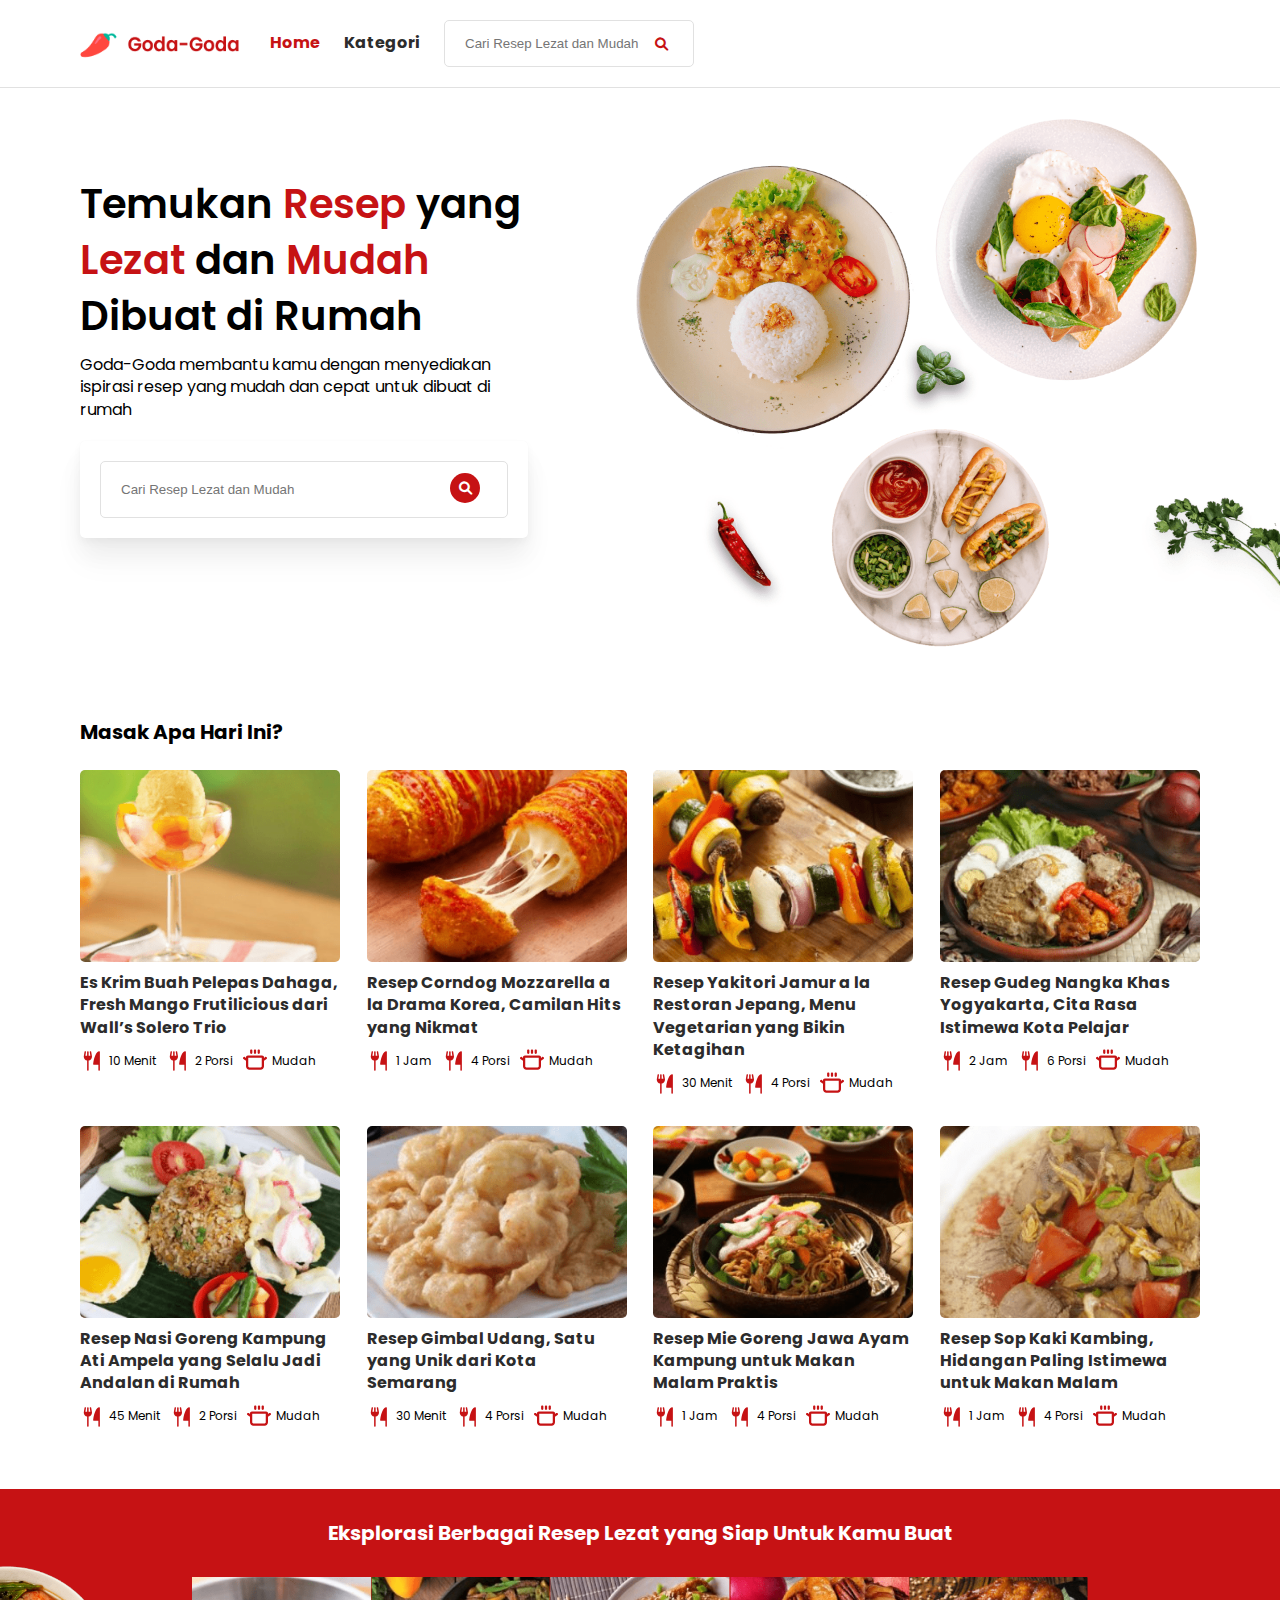
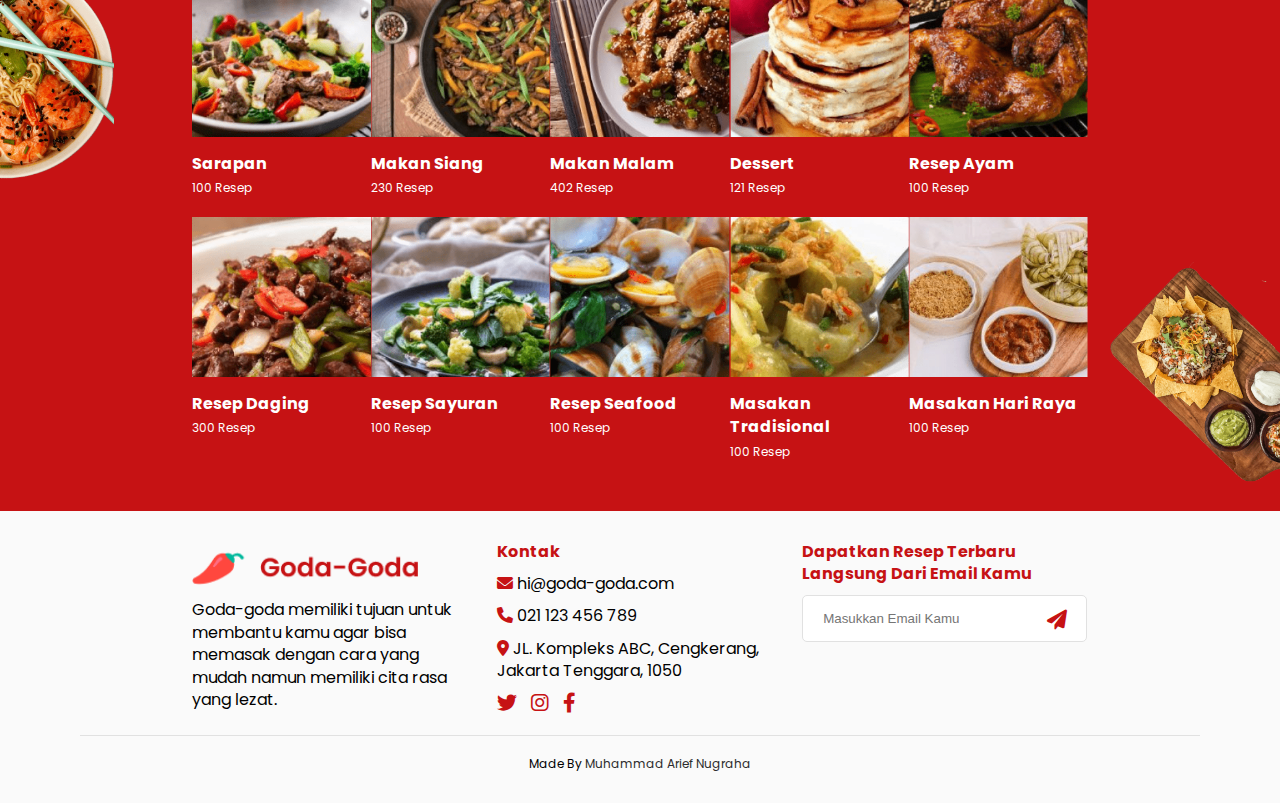
<file: index.html>
<!DOCTYPE html>
<html lang="id">
  <head>
    <meta charset="UTF-8" />
    <meta http-equiv="X-UA-Compatible" content="IE=edge" />
    <meta name="viewport" content="width=device-width, initial-scale=1.0" />
    <title>
      Masak Lebih Mudah di Rumah Dengan Resep Lezat dan Mudah | Goda-Goda
    </title>
    <link
      rel="stylesheet"
      href="https://cdnjs.cloudflare.com/ajax/libs/font-awesome/6.0.0-beta2/css/all.min.css"
    />
    <link rel="stylesheet" href="./css/style.min.css" />
  </head>

  <body>
    <!-- START NAVBAR -->
    <nav>
      <!-- START LOGO -->
      <a href="index.html" class="logo"></a>
      <!-- END LOGO -->

      <!-- START MENU -->
      <ul class="close">
        <li><a href="index.html" class="active">Home</a></li>
        <li><a href="category.html">Kategori</a></li>
        <li>
          <form action="">
            <input
              type="text"
              placeholder="Cari Resep Lezat dan Mudah"
              required
            />
            <button type="submit"><i class="fas fa-search"></i></button>
          </form>
        </li>
      </ul>
      <!-- END MENU -->

      <!-- START TOGGLE MENU MOBILE -->
      <button type="button" id="open-menu">
        <i class="fas fa-bars fa-lg"></i>
      </button>
      <!-- END TOGGLE MENU MOBILE -->
    </nav>
    <!-- END NAVBAR -->
    <!-- START HERO SECTION -->
    <section id="hero">
      <div>
        <p class="title">
          Temukan <span>Resep</span> yang <span>Lezat</span> dan
          <span>Mudah</span> Dibuat di Rumah
        </p>
        <p class="subtitle">
          Goda-Goda membantu kamu dengan menyediakan ispirasi resep yang mudah
          dan cepat untuk dibuat di rumah
        </p>
        <form action="">
          <input
            type="text"
            placeholder="Cari Resep Lezat dan Mudah"
            required
          />
          <button type="submit"><i class="fas fa-search"></i></button>
        </form>
      </div>
    </section>
    <!-- END HERO SECTION -->

    <!-- START MASAK APA HARI INI -->
    <section id="today">
      <p class="title">Masak Apa Hari Ini?</p>
      <div class="list-item">
        <div class="card">
          <figure>
            <a href="detail.html">
              <img src="images/food/food-1.png" alt="" />
            </a>
          </figure>
          <div class="card-desc">
            <h2>
              <a
                href="detail.html"
                title="Es Krim Buah Pelepas Dahaga, Fresh Mango Frutilicious dari Wall’s Solero Trio"
                >Es Krim Buah Pelepas Dahaga, Fresh Mango Frutilicious dari
                Wall’s Solero Trio</a
              >
            </h2>
            <div class="card-info">
              <p><img src="images/icons/portion.svg" alt="Clock Icon" /> 10 Menit</p>
              <p><img src="images/icons/portion.svg" alt="Portion Icon" /> 2 Porsi</p>
              <p><img src="images/icons/difficulty.svg" alt="Difficulty Icon" /> Mudah</p>
            </div>
          </div>
        </div>

        <div class="card">
          <figure>
            <a href="detail.html">
              <img src="images/food/food-2.png" alt="" />
            </a>
          </figure>
          <div class="card-desc">
            <h2>
              <a
                href="detail.html"
                title="Resep Corndog Mozzarella a la Drama Korea, Camilan Hits yang Nikmat"
                >Resep Corndog Mozzarella a la Drama Korea, Camilan Hits yang
                Nikmat</a
              >
            </h2>
            <div class="card-info">
              <p><img src="images/icons/portion.svg" alt="Clock Icon" /> 1 Jam</p>
              <p><img src="images/icons/portion.svg" alt="Portion Icon" /> 4 Porsi</p>
              <p><img src="images/icons/difficulty.svg" alt="Difficulty Icon" /> Mudah</p>
            </div>
          </div>
        </div>

        <div class="card">
          <figure>
            <a href="detail.html">
              <img src="images/food/food-3.png" alt="" />
            </a>
          </figure>
          <div class="card-desc">
            <h2>
              <a
                href="detail.html"
                title="Resep Yakitori Jamur a la Restoran Jepang, Menu Vegetarian yang Bikin Ketagihan"
                >Resep Yakitori Jamur a la Restoran Jepang, Menu Vegetarian yang
                Bikin Ketagihan</a
              >
            </h2>
            <div class="card-info">
              <p><img src="images/icons/portion.svg" alt="Clock Icon" /> 30 Menit</p>
              <p><img src="images/icons/portion.svg" alt="Portion Icon" /> 4 Porsi</p>
              <p><img src="images/icons/difficulty.svg" alt="Difficulty Icon" /> Mudah</p>
            </div>
          </div>
        </div>

        <div class="card">
          <figure>
            <a href="detail.html">
              <img src="images/food/food-4.png" alt="" />
            </a>
          </figure>
          <div class="card-desc">
            <h2>
              <a
                href="detail.html"
                title="Resep Gudeg Nangka Khas Yogyakarta, Cita Rasa Istimewa Kota Pelajar"
                >Resep Gudeg Nangka Khas Yogyakarta, Cita Rasa Istimewa Kota
                Pelajar</a
              >
            </h2>
            <div class="card-info">
              <p><img src="images/icons/portion.svg" alt="Clock Icon" /> 2 Jam</p>
              <p><img src="images/icons/portion.svg" alt="Portion Icon" /> 6 Porsi</p>
              <p><img src="images/icons/difficulty.svg" alt="Difficulty Icon" /> Mudah</p>
            </div>
          </div>
        </div>

        <div class="card">
          <figure>
            <a href="detail.html">
              <img src="images/food/food-5.png" alt="" />
            </a>
          </figure>
          <div class="card-desc">
            <h2>
              <a
                href="detail.html"
                title="Resep Nasi Goreng Kampung Ati Ampela yang Selalu Jadi Andalan di Rumah"
                >Resep Nasi Goreng Kampung Ati Ampela yang Selalu Jadi Andalan
                di Rumah</a
              >
            </h2>
            <div class="card-info">
              <p><img src="images/icons/portion.svg" alt="Clock Icon" /> 45 Menit</p>
              <p><img src="images/icons/portion.svg" alt="Portion Icon" /> 2 Porsi</p>
              <p><img src="images/icons/difficulty.svg" alt="Difficulty Icon" /> Mudah</p>
            </div>
          </div>
        </div>

        <div class="card">
          <figure>
            <a href="detail.html">
              <img src="images/food/food-6.png" alt="" />
            </a>
          </figure>
          <div class="card-desc">
            <h2>
              <a
                href="detail.html"
                title="Resep Gimbal Udang, Satu yang Unik dari Kota Semarang"
                >Resep Gimbal Udang, Satu yang Unik dari Kota Semarang</a
              >
            </h2>
            <div class="card-info">
              <p><img src="images/icons/portion.svg" alt="Clock Icon" /> 30 Menit</p>
              <p><img src="images/icons/portion.svg" alt="Portion Icon" /> 4 Porsi</p>
              <p><img src="images/icons/difficulty.svg" alt="Difficulty Icon" /> Mudah</p>
            </div>
          </div>
        </div>

        <div class="card">
          <figure>
            <a href="detail.html">
              <img src="images/food/food-7.png" alt="" />
            </a>
          </figure>
          <div class="card-desc">
            <h2>
              <a
                href="detail.html"
                title="Resep Mie Goreng Jawa Ayam Kampung untuk Makan Malam Praktis"
                >Resep Mie Goreng Jawa Ayam Kampung untuk Makan Malam Praktis</a
              >
            </h2>
            <div class="card-info">
              <p><img src="images/icons/portion.svg" alt="Clock Icon" /> 1 Jam</p>
              <p><img src="images/icons/portion.svg" alt="Portion Icon" /> 4 Porsi</p>
              <p><img src="images/icons/difficulty.svg" alt="Difficulty Icon" /> Mudah</p>
            </div>
          </div>
        </div>

        <div class="card">
          <figure>
            <a href="detail.html">
              <img src="images/food/food-8.png" alt="" />
            </a>
          </figure>
          <div class="card-desc">
            <h2>
              <a
                href="detail.html"
                title="Resep Sop Kaki Kambing, Hidangan Paling Istimewa untuk Makan Malam"
                >Resep Sop Kaki Kambing, Hidangan Paling Istimewa untuk Makan
                Malam</a
              >
            </h2>
            <div class="card-info">
              <p><img src="images/icons/portion.svg" alt="Clock Icon" /> 1 Jam</p>
              <p><img src="images/icons/portion.svg" alt="Portion Icon" /> 4 Porsi</p>
              <p><img src="images/icons/difficulty.svg" alt="Difficulty Icon" /> Mudah</p>
            </div>
          </div>
        </div>
      </div>
    </section>
    <!-- END MASAK APA HARI INI-->

    <!-- START CATEGORIES -->
    <section id="list-categories">
      <p class="title">
        Eksplorasi Berbagai Resep Lezat yang Siap Untuk Kamu Buat
      </p>
      <div class="list-item">
        <div class="card-2">
          <figure>
            <a href="category.html">
              <img src="images/food/category-1.png" alt="Sarapan Image" />
            </a>
          </figure>
          <div class="caption">
            <h3><a href="category.html">Sarapan</a></h3>
            <p>100 Resep</p>
          </div>
        </div>

        <div class="card-2">
          <figure>
            <a href="category.html">
              <img src="images/food/category-2.png" alt="Makan Siang Image" />
            </a>
          </figure>
          <div class="caption">
            <h3><a href="category.html">Makan Siang</a></h3>
            <p>230 Resep</p>
          </div>
        </div>

        <div class="card-2">
          <figure>
            <a href="category.html">
              <img src="images/food/category-3.png" alt="Makan Malam Image" />
            </a>
          </figure>
          <div class="caption">
            <h3><a href="category.html">Makan Malam</a></h3>
            <p>402 Resep</p>
          </div>
        </div>

        <div class="card-2">
          <figure>
            <a href="category.html">
              <img src="images/food/category-4.png" alt="Dessert Image" />
            </a>
          </figure>
          <div class="caption">
            <h3><a href="category.html">Dessert</a></h3>
            <p>121 Resep</p>
          </div>
        </div>

        <div class="card-2">
          <figure>
            <a href="category.html">
              <img src="images/food/category-5.png" alt="Resep Ayam Image" />
            </a>
          </figure>
          <div class="caption">
            <h3><a href="category.html">Resep Ayam</a></h3>
            <p>100 Resep</p>
          </div>
        </div>

        <div class="card-2">
          <figure>
            <a href="category.html">
              <img src="images/food/category-6.png" alt="Resep Daging Image" />
            </a>
          </figure>
          <div class="caption">
            <h3><a href="category.html">Resep Daging</a></h3>
            <p>300 Resep</p>
          </div>
        </div>

        <div class="card-2">
          <figure>
            <a href="category.html">
              <img src="images/food/category-7.png" alt="Resep Sayuran Image" />
            </a>
          </figure>
          <div class="caption">
            <h3><a href="category.html">Resep Sayuran</a></h3>
            <p>100 Resep</p>
          </div>
        </div>

        <div class="card-2">
          <figure>
            <a href="category.html">
              <img src="images/food/category-8.png" alt="Resep Seafood Image" />
            </a>
          </figure>
          <div class="caption">
            <h3><a href="category.html">Resep Seafood</a></h3>
            <p>100 Resep</p>
          </div>
        </div>

        <div class="card-2">
          <figure>
            <a href="category.html">
              <img
                src="images/food/category-9.png"
                alt="Masakan Tradisional Image"
              />
            </a>
          </figure>
          <div class="caption">
            <h3><a href="category.html">Masakan Tradisional</a></h3>
            <p>100 Resep</p>
          </div>
        </div>

        <div class="card-2">
          <figure>
            <a href="category.html">
              <img
                src="images/food/category-10.png"
                alt="Masakan Hari Raya Image"
              />
            </a>
          </figure>
          <div class="caption">
            <h3><a href="category.html">Masakan Hari Raya</a></h3>
            <p>100 Resep</p>
          </div>
        </div>
      </div>
    </section>
    <!-- END CATEGORIES -->

    <!-- START FOOTER -->
    <footer>
      <div class="content">
        <div class="company">
          <img src="images/logo.png" alt="Logo" />
          <p>
            Goda-goda memiliki tujuan untuk membantu kamu agar bisa memasak
            dengan cara yang mudah namun memiliki cita rasa yang lezat.
          </p>
        </div>
        <div class="contact">
          <p class="title">Kontak</p>
          <p><i class="fas fa-envelope"></i> hi@goda-goda.com</p>
          <p><i class="fas fa-phone"></i> 021 123 456 789</p>
          <p>
            <i class="fas fa-map-marker-alt"></i> JL. Kompleks ABC, Cengkerang,
            Jakarta Tenggara, 1050
          </p>
          <a href="#"><i class="fab fa-twitter fa-lg"></i></a>
          <a href="#"><i class="fab fa-instagram fa-lg"></i></a>
          <a href="#"><i class="fab fa-facebook-f fa-lg"></i></a>
        </div>
        <div class="newsletter">
          <p class="title">Dapatkan Resep Terbaru Langsung Dari Email Kamu</p>
          <form action="">
            <input type="email" placeholder="Masukkan Email Kamu" required />
            <button type="submit">
              <i class="fas fa-paper-plane"></i>
              <span>Kirimi Saya Resep Terbaru</span>
            </button>
          </form>
        </div>
      </div>

      <div class="copyright">
        <p>
          Made By
          <a href="https://www.instagram.com/dvkentury"
            >Muhammad Arief Nugraha</a
          >
        </p>
      </div>
    </footer>
    <!-- END FOOTER -->
    <script src="js/main.js"></script>
  </body>
</html>
</file>
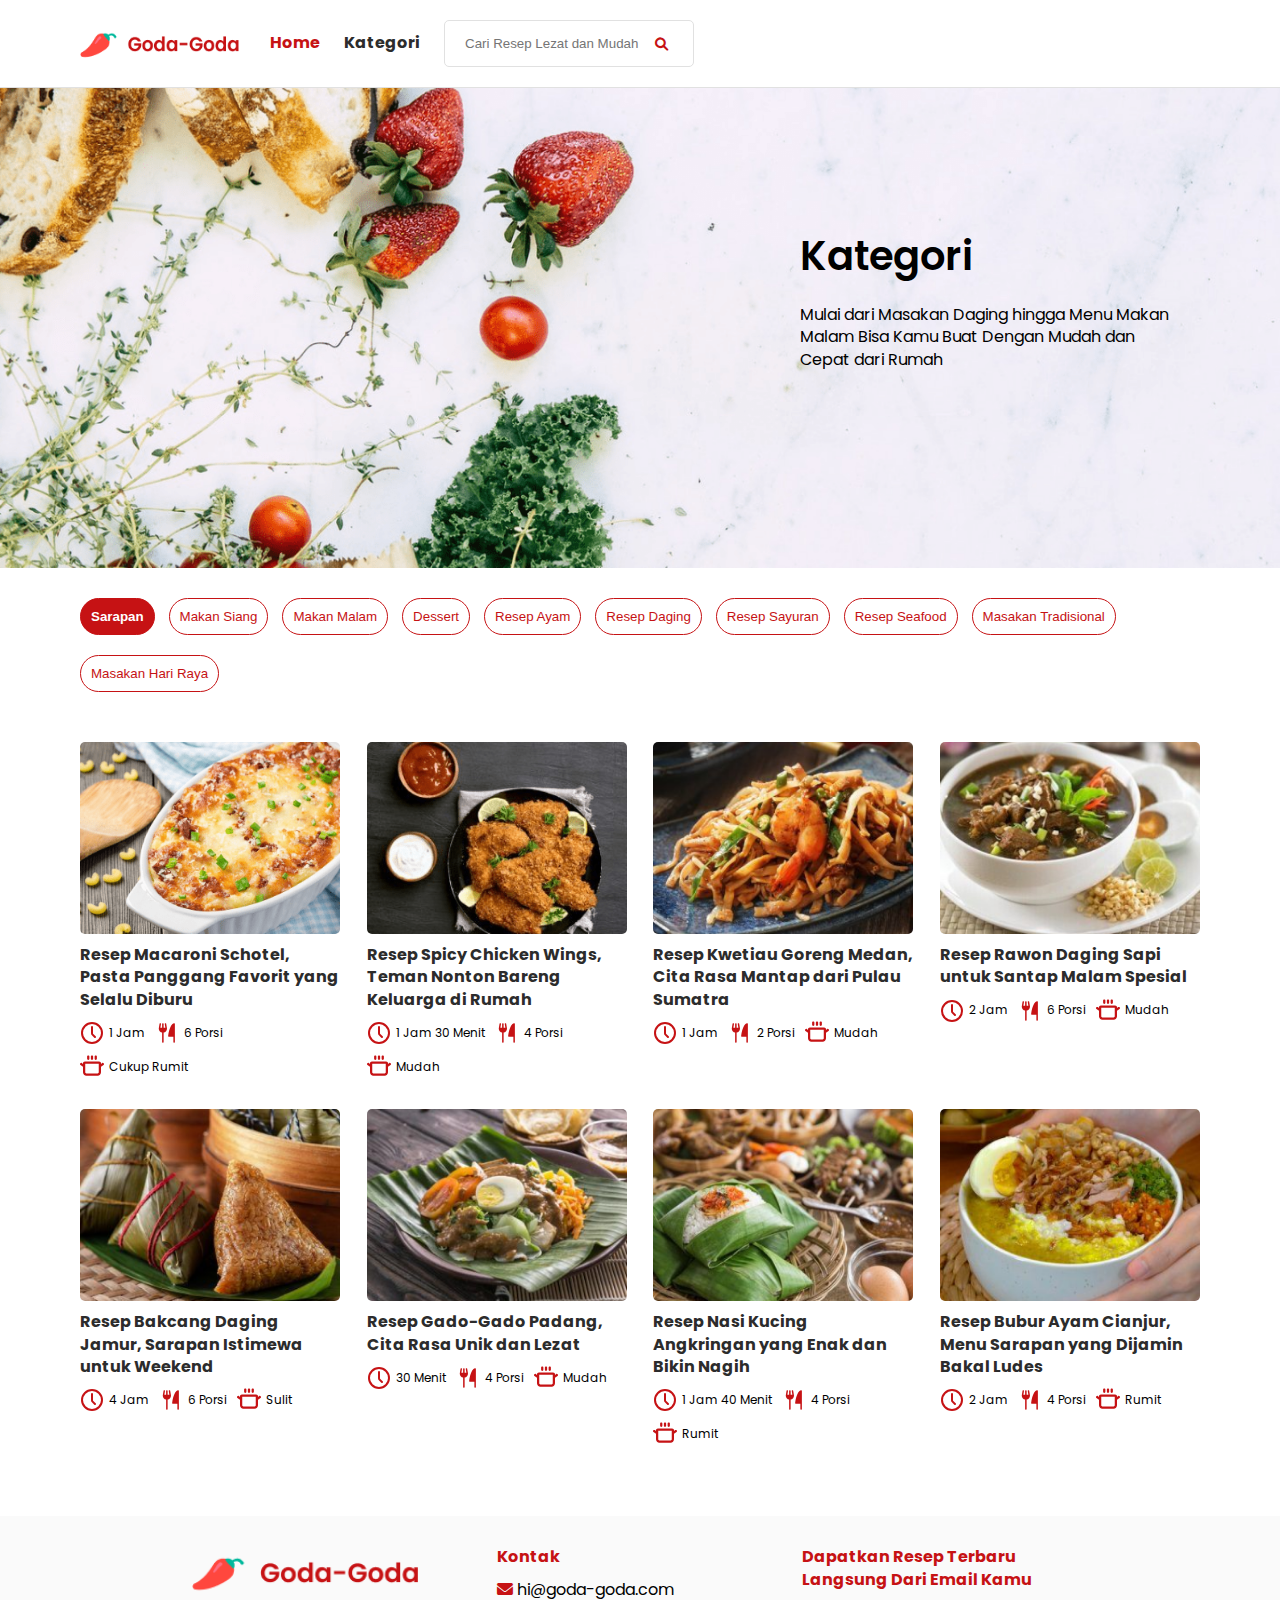
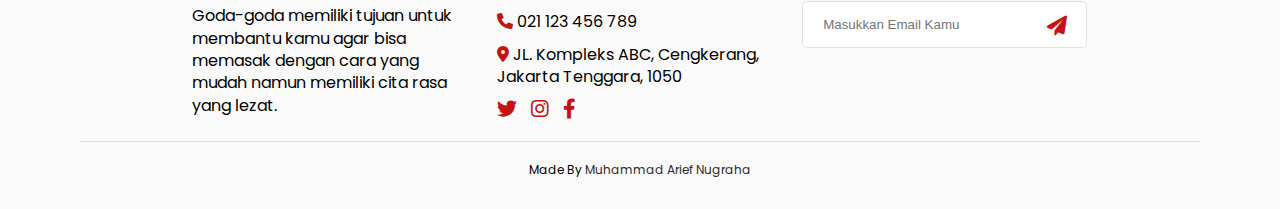
<file: category.html>
<!DOCTYPE html>
<html lang="id">
  <head>
    <meta charset="UTF-8" />
    <meta http-equiv="X-UA-Compatible" content="IE=edge" />
    <meta name="viewport" content="width=device-width, initial-scale=1.0" />
    <title>Kategori</title>
    <link
      rel="stylesheet"
      href="https://cdnjs.cloudflare.com/ajax/libs/font-awesome/6.0.0-beta2/css/all.min.css"
    />
    <link rel="stylesheet" href="css/style.min.css" />
  </head>
  <body>
    <!-- START NAVBAR -->
    <nav>
      <!-- START LOGO -->
      <a href="index.html" class="logo"></a>
      <!-- END LOGO -->

      <!-- START MENU -->
      <ul class="close">
        <li><a href="index.html" class="active">Home</a></li>
        <li><a href="category.html">Kategori</a></li>
        <li>
          <form action="">
            <input
              type="text"
              placeholder="Cari Resep Lezat dan Mudah"
              required
            />
            <button type="submit"><i class="fas fa-search"></i></button>
          </form>
        </li>
      </ul>
      <!-- END MENU -->

      <!-- START TOGGLE MENU MOBILE -->
      <button type="button" id="open-menu">
        <i class="fas fa-bars fa-lg"></i>
      </button>
      <!-- END TOGGLE MENU MOBILE -->
    </nav>
    <!-- END NAVBAR -->

    <!-- START CATEGORY BANNER -->
    <section id="category-banner">
      <div>
        <h1>Kategori</h1>
        <p>
          Mulai dari Masakan Daging hingga Menu Makan Malam Bisa Kamu Buat
          Dengan Mudah dan Cepat dari Rumah
        </p>
      </div>
    </section>
    <!-- END CATEGORY BANNER -->
    <!-- START TAB MENU -->
    <section id="tab-menu">
      <button type="button" id="sarapan" class="active tab-button">
        Sarapan
      </button>
      <button type="button" id="makan-siang" class="tab-button">
        Makan Siang
      </button>
      <button type="button" id="makan-malam" class="tab-button">
        Makan Malam
      </button>
      <button type="button" id="dessert" class="tab-button">Dessert</button>
      <button type="button" id="resep-ayam" class="tab-button">
        Resep Ayam
      </button>
      <button type="button" id="resep-daging" class="tab-button">
        Resep Daging
      </button>
      <button type="button" id="resep-sayuran" class="tab-button">
        Resep Sayuran
      </button>
      <button type="button" id="resep-seafood" class="tab-button">
        Resep Seafood
      </button>
      <button type="button" id="masakan-tradisional" class="tab-button">
        Masakan Tradisional
      </button>
      <button type="button" id="masakan-hari-raya" class="tab-button">
        Masakan Hari Raya
      </button>
    </section>
    <!-- END TAB MENU -->
    <!-- START TAB CONTENT -->
    <section id="tab-list">
      <div id="sarapan-tab" class="tab-content active">
        <div class="list-item">
          <div class="card">
            <figure>
              <a href="detail.html">
                <img src="images/food/related-1.png" alt="" />
              </a>
            </figure>
            <div class="card-desc">
              <h2>
                <a
                  href="detail.html"
                  title="Resep Macaroni Schotel, Pasta Panggang Favorit yang Selalu Diburu"
                  >Resep Macaroni Schotel, Pasta Panggang Favorit yang Selalu
                  Diburu</a
                >
              </h2>
              <div class="card-info">
                <p>
                  <img src="images/icons/clock.svg" alt="Time Icon" /> 1 Jam
                </p>
                <p>
                  <img src="images/icons/portion.svg" alt="Portion Icon" /> 6
                  Porsi
                </p>
                <p>
                  <img src="images/icons/difficulty.svg" alt="Difficult Icon" />
                  Cukup Rumit
                </p>
              </div>
            </div>
          </div>

          <div class="card">
            <figure>
              <a href="detail.html">
                <img src="images/food/related-2.png" alt="" />
              </a>
            </figure>
            <div class="card-desc">
              <h2>
                <a
                  href="detail.html"
                  title="Resep Spicy Chicken Wings, Teman Nonton Bareng Keluarga di Rumah"
                  >Resep Spicy Chicken Wings, Teman Nonton Bareng Keluarga di
                  Rumah</a
                >
              </h2>
              <div class="card-info">
                <p>
                  <img src="images/icons/clock.svg" alt="Time Icon" /> 1 Jam 30
                  Menit
                </p>
                <p>
                  <img src="images/icons/portion.svg" alt="Portion Icon" /> 4
                  Porsi
                </p>
                <p>
                  <img src="images/icons/difficulty.svg" alt="Difficult Icon" />
                  Mudah
                </p>
              </div>
            </div>
          </div>

          <div class="card">
            <figure>
              <a href="detail.html">
                <img src="images/food/related-3.png" alt="" />
              </a>
            </figure>
            <div class="card-desc">
              <h2>
                <a
                  href="detail.html"
                  title="Resep Kwetiau Goreng Medan, Cita Rasa Mantap dari Pulau Sumatra"
                  >Resep Kwetiau Goreng Medan, Cita Rasa Mantap dari Pulau
                  Sumatra</a
                >
              </h2>
              <div class="card-info">
                <p>
                  <img src="images/icons/clock.svg" alt="Time Icon" /> 1 Jam
                </p>
                <p>
                  <img src="images/icons/portion.svg" alt="Portion Icon" /> 2
                  Porsi
                </p>
                <p>
                  <img src="images/icons/difficulty.svg" alt="Difficult Icon" />
                  Mudah
                </p>
              </div>
            </div>
          </div>

          <div class="card">
            <figure>
              <a href="detail.html">
                <img src="images/food/related-4.png" alt="" />
              </a>
            </figure>
            <div class="card-desc">
              <h2>
                <a
                  href="detail.html"
                  title="Resep Rawon Daging Sapi untuk Santap Malam Spesial"
                  >Resep Rawon Daging Sapi untuk Santap Malam Spesial</a
                >
              </h2>
              <div class="card-info">
                <p>
                  <img src="images/icons/clock.svg" alt="Time Icon" /> 2 Jam
                </p>
                <p>
                  <img src="images/icons/portion.svg" alt="Portion Icon" /> 6
                  Porsi
                </p>
                <p>
                  <img src="images/icons/difficulty.svg" alt="Difficult Icon" />
                  Mudah
                </p>
              </div>
            </div>
          </div>

          <div class="card">
            <figure>
              <a href="detail.html">
                <img src="images/food/related-5.png" alt="" />
              </a>
            </figure>
            <div class="card-desc">
              <h2>
                <a
                  href="detail.html"
                  title="Resep Bakcang Daging Jamur, Sarapan Istimewa untuk Weekend"
                  >Resep Bakcang Daging Jamur, Sarapan Istimewa untuk Weekend</a
                >
              </h2>
              <div class="card-info">
                <p>
                  <img src="images/icons/clock.svg" alt="Time Icon" /> 4 Jam
                </p>
                <p>
                  <img src="images/icons/portion.svg" alt="Portion Icon" /> 6
                  Porsi
                </p>
                <p>
                  <img src="images/icons/difficulty.svg" alt="Difficult Icon" />
                  Sulit
                </p>
              </div>
            </div>
          </div>

          <div class="card">
            <figure>
              <a href="detail.html">
                <img src="images/food/related-6.png" alt="" />
              </a>
            </figure>
            <div class="card-desc">
              <h2>
                <a
                  href="detail.html"
                  title="Resep Gado-Gado Padang, Cita Rasa Unik dan Lezat"
                  >Resep Gado-Gado Padang, Cita Rasa Unik dan Lezat</a
                >
              </h2>
              <div class="card-info">
                <p>
                  <img src="images/icons/clock.svg" alt="Time Icon" /> 30 Menit
                </p>
                <p>
                  <img src="images/icons/portion.svg" alt="Portion Icon" /> 4
                  Porsi
                </p>
                <p>
                  <img src="images/icons/difficulty.svg" alt="Difficult Icon" />
                  Mudah
                </p>
              </div>
            </div>
          </div>

          <div class="card">
            <figure>
              <a href="detail.html">
                <img src="images/food/related-7.png" alt="" />
              </a>
            </figure>
            <div class="card-desc">
              <h2>
                <a
                  href="detail.html"
                  title="Resep Nasi Kucing Angkringan yang Enak dan Bikin Nagih"
                  >Resep Nasi Kucing Angkringan yang Enak dan Bikin Nagih</a
                >
              </h2>
              <div class="card-info">
                <p>
                  <img src="images/icons/clock.svg" alt="Time Icon" /> 1 Jam 40
                  Menit
                </p>
                <p>
                  <img src="images/icons/portion.svg" alt="Portion Icon" /> 4
                  Porsi
                </p>
                <p>
                  <img src="images/icons/difficulty.svg" alt="Difficult Icon" />
                  Rumit
                </p>
              </div>
            </div>
          </div>

          <div class="card">
            <figure>
              <a href="detail.html">
                <img src="images/food/related-8.png" alt="" />
              </a>
            </figure>
            <div class="card-desc">
              <h2>
                <a
                  href="detail.html"
                  title="Resep Bubur Ayam Cianjur, Menu Sarapan yang Dijamin Bakal Ludes"
                  >Resep Bubur Ayam Cianjur, Menu Sarapan yang Dijamin Bakal
                  Ludes</a
                >
              </h2>
              <div class="card-info">
                <p>
                  <img src="images/icons/clock.svg" alt="Time Icon" /> 2 Jam
                </p>
                <p>
                  <img src="images/icons/portion.svg" alt="Portion Icon" /> 4
                  Porsi
                </p>
                <p>
                  <img src="images/icons/difficulty.svg" alt="Difficult Icon" />
                  Rumit
                </p>
              </div>
            </div>
          </div>
        </div>
      </div>

      <div id="makan-siang-tab" class="tab-content">
        <div class="list-item">
          <div class="card">
            <figure>
              <a href="detail.html">
                <img src="images/food/category-1.png" alt="" />
              </a>
            </figure>
            <div class="card-desc">
              <h2>
                <a
                  href="detail.html"
                  title="Resep Buntut Sapi Kuah Asam Padeh Khas Minang"
                  >Resep Buntut Sapi Kuah Asam Padeh Khas Minang</a
                >
              </h2>
              <div class="card-info">
                <p>
                  <img src="images/icons/clock.svg" alt="Time Icon" /> 1 Jam
                </p>
                <p>
                  <img src="images/icons/portion.svg" alt="Portion Icon" /> 4
                  Porsi
                </p>
                <p>
                  <img src="images/icons/difficulty.svg" alt="Difficult Icon" />
                  Cukup Rumit
                </p>
              </div>
            </div>
          </div>

          <div class="card">
            <figure>
              <a href="detail.html">
                <img src="images/food/category-10.png" alt="" />
              </a>
            </figure>
            <div class="card-desc">
              <h2>
                <a
                  href="detail.html"
                  title="Resep Nasi Rawon Iga Sapi, Menu Lezat yang Mudah dan Praktis"
                  >Resep Nasi Rawon Iga Sapi, Menu Lezat yang Mudah dan
                  Praktis</a
                >
              </h2>
              <div class="card-info">
                <p>
                  <img src="images/icons/clock.svg" alt="Time Icon" /> 1 Jam 30
                  Menit
                </p>
                <p>
                  <img src="images/icons/portion.svg" alt="Portion Icon" /> 4
                  Porsi
                </p>
                <p>
                  <img src="images/icons/difficulty.svg" alt="Difficult Icon" />
                  Mudah
                </p>
              </div>
            </div>
          </div>

          <div class="card">
            <figure>
              <a href="detail.html">
                <img src="images/food/category-2.png" alt="" />
              </a>
            </figure>
            <div class="card-desc">
              <h2>
                <a
                  href="detail.html"
                  title="Resep Potato Wedges, Camilan Pilihan Saat Buka Puasa Dimulai"
                  >Resep Potato Wedges, Camilan Pilihan Saat Buka Puasa
                  Dimulai</a
                >
              </h2>
              <div class="card-info">
                <p>
                  <img src="images/icons/clock.svg" alt="Time Icon" /> 30 Menit
                </p>
                <p>
                  <img src="images/icons/portion.svg" alt="Portion Icon" /> 4
                  Porsi
                </p>
                <p>
                  <img src="images/icons/difficulty.svg" alt="Difficult Icon" />
                  Mudah
                </p>
              </div>
            </div>
          </div>

          <div class="card">
            <figure>
              <a href="detail.html">
                <img src="images/food/category-3.png" alt="" />
              </a>
            </figure>
            <div class="card-desc">
              <h2>
                <a
                  href="detail.html"
                  title="Resep Semur Kentang Tahu, Lauk Sederhana dan Favorit Sepanjang Masa"
                  >Resep Semur Kentang Tahu, Lauk Sederhana dan Favorit
                  Sepanjang Masa</a
                >
              </h2>
              <div class="card-info">
                <p>
                  <img src="images/icons/clock.svg" alt="Time Icon" /> 45 Menit
                </p>
                <p>
                  <img src="images/icons/portion.svg" alt="Portion Icon" /> 3
                  Porsi
                </p>
                <p>
                  <img src="images/icons/difficulty.svg" alt="Difficult Icon" />
                  Mudah
                </p>
              </div>
            </div>
          </div>

          <div class="card">
            <figure>
              <a href="detail.html">
                <img src="images/food/category-4.png" alt="" />
              </a>
            </figure>
            <div class="card-desc">
              <h2>
                <a
                  href="detail.html"
                  title="Resep Tumis Kacang Panjang Kecap, Hidangan Pelengkap yang Praktis dan Menyehatkan"
                  >Resep Tumis Kacang Panjang Kecap, Hidangan Pelengkap yang
                  Praktis dan Menyehatkan</a
                >
              </h2>
              <div class="card-info">
                <p>
                  <img src="images/icons/clock.svg" alt="Time Icon" /> 4 Jam
                </p>
                <p>
                  <img src="images/icons/portion.svg" alt="Portion Icon" /> 6
                  Porsi
                </p>
                <p>
                  <img src="images/icons/difficulty.svg" alt="Difficult Icon" />
                  Sulit
                </p>
              </div>
            </div>
          </div>

          <div class="card">
            <figure>
              <a href="detail.html">
                <img src="images/food/food-4.png" alt="" />
              </a>
            </figure>
            <div class="card-desc">
              <h2>
                <a
                  href="detail.html"
                  title="Resep Tongseng Daging Sapi, Hidangan Ikonik dari Jawa Tengah"
                  >Resep Tongseng Daging Sapi, Hidangan Ikonik dari Jawa
                  Tengah</a
                >
              </h2>
              <div class="card-info">
                <p>
                  <img src="images/icons/clock.svg" alt="Time Icon" /> 30 Menit
                </p>
                <p>
                  <img src="images/icons/portion.svg" alt="Portion Icon" /> 4
                  Porsi
                </p>
                <p>
                  <img src="images/icons/difficulty.svg" alt="Difficult Icon" />
                  Mudah
                </p>
              </div>
            </div>
          </div>

          <div class="card">
            <figure>
              <a href="detail.html">
                <img src="images/food/food-8.png" alt="" />
              </a>
            </figure>
            <div class="card-desc">
              <h2>
                <a href="detail.html" title="Resep Ayam Geprek Pedas"
                  >Resep Ayam Geprek Pedas</a
                >
              </h2>
              <div class="card-info">
                <p>
                  <img src="images/icons/clock.svg" alt="Time Icon" /> 1 Jam
                </p>
                <p>
                  <img src="images/icons/portion.svg" alt="Portion Icon" /> 4
                  Porsi
                </p>
                <p>
                  <img src="images/icons/difficulty.svg" alt="Difficult Icon" />
                  Mudah
                </p>
              </div>
            </div>
          </div>

          <div class="card">
            <figure>
              <a href="detail.html">
                <img src="images/food/food-8.png" alt="" />
              </a>
            </figure>
            <div class="card-desc">
              <h2>
                <a
                  href="detail.html"
                  title="Resep Bebek Rica, Rasa Lezat dan Pedasnya Bikin Ketagihan"
                  >Resep Bebek Rica, Rasa Lezat dan Pedasnya Bikin Ketagihan</a
                >
              </h2>
              <div class="card-info">
                <p>
                  <img src="images/icons/clock.svg" alt="Time Icon" /> 1 Jam 45
                  Menit
                </p>
                <p>
                  <img src="images/icons/portion.svg" alt="Portion Icon" /> 4
                  Porsi
                </p>
                <p>
                  <img src="images/icons/difficulty.svg" alt="Difficult Icon" />
                  Cukup Rumit
                </p>
              </div>
            </div>
          </div>
        </div>
      </div>

      <div id="makan-malam-tab" class="tab-content">
        <div class="list-item">
          <div class="card">
            <figure>
              <a href="detail.html">
                <img src="images/food/related-1.png" alt="" />
              </a>
            </figure>
            <div class="card-desc">
              <h2>
                <a
                  href="detail.html"
                  title="Resep Buntut Sapi Kuah Asam Padeh Khas Minang"
                  >Resep Buntut Sapi Kuah Asam Padeh Khas Minang</a
                >
              </h2>
              <div class="card-info">
                <p>
                  <img src="images/icons/clock.svg" alt="Time Icon" /> 1 Jam
                </p>
                <p>
                  <img src="images/icons/portion.svg" alt="Portion Icon" /> 4
                  Porsi
                </p>
                <p>
                  <img src="images/icons/difficulty.svg" alt="Difficult Icon" />
                  Cukup Rumit
                </p>
              </div>
            </div>
          </div>

          <div class="card">
            <figure>
              <a href="detail.html">
                <img src="images/food/related-2.png" alt="" />
              </a>
            </figure>
            <div class="card-desc">
              <h2>
                <a
                  href="detail.html"
                  title="Resep Ayam Pop, Hidangan Legendaris Khas Minang"
                  >Resep Ayam Pop, Hidangan Legendaris Khas Minang</a
                >
              </h2>
              <div class="card-info">
                <p>
                  <img src="images/icons/clock.svg" alt="Time Icon" /> 1 Jam
                </p>
                <p>
                  <img src="images/icons/portion.svg" alt="Portion Icon" /> 4
                  Porsi
                </p>
                <p>
                  <img src="images/icons/difficulty.svg" alt="Difficult Icon" />
                  Cukup Rumit
                </p>
              </div>
            </div>
          </div>

          <div class="card">
            <figure>
              <a href="detail.html">
                <img src="images/food/related-3.png" alt="" />
              </a>
            </figure>
            <div class="card-desc">
              <h2>
                <a
                  href="detail.html"
                  title="Resep Lontong Sayur Padang dengan Kuah Berempah yang Lezat"
                  >Resep Lontong Sayur Padang dengan Kuah Berempah yang Lezat</a
                >
              </h2>
              <div class="card-info">
                <p>
                  <img src="images/icons/clock.svg" alt="Time Icon" /> 1 Jam 20
                  Menit
                </p>
                <p>
                  <img src="images/icons/portion.svg" alt="Portion Icon" /> 4
                  Porsi
                </p>
                <p>
                  <img src="images/icons/difficulty.svg" alt="Difficult Icon" />
                  Cukup Rumit
                </p>
              </div>
            </div>
          </div>

          <div class="card">
            <figure>
              <a href="detail.html">
                <img src="images/food/category-7.png" alt="" />
              </a>
            </figure>
            <div class="card-desc">
              <h2>
                <a
                  href="detail.html"
                  title="Resep Sup Minestrone, Sajian Baru Kesukaan Keluarga"
                  >Resep Sup Minestrone, Sajian Baru Kesukaan Keluarga</a
                >
              </h2>
              <div class="card-info">
                <p>
                  <img src="images/icons/clock.svg" alt="Time Icon" /> 1 Jam
                </p>
                <p>
                  <img src="images/icons/portion.svg" alt="Portion Icon" /> 4
                  Porsi
                </p>
                <p>
                  <img src="images/icons/difficulty.svg" alt="Difficult Icon" />
                  Mudah
                </p>
              </div>
            </div>
          </div>

          <div class="card">
            <figure>
              <a href="detail.html">
                <img src="images/food/category-9.png" alt="" />
              </a>
            </figure>
            <div class="card-desc">
              <h2>
                <a
                  href="detail.html"
                  title="Resep Semur Malbi, Masakan Istimewa Khas Palembang"
                  >Resep Semur Malbi, Masakan Istimewa Khas Palembang</a
                >
              </h2>
              <div class="card-info">
                <p>
                  <img src="images/icons/clock.svg" alt="Time Icon" /> 1 Jam
                </p>
                <p>
                  <img src="images/icons/portion.svg" alt="Portion Icon" />
                  Porsi
                </p>
                <p>
                  <img src="images/icons/difficulty.svg" alt="Difficult Icon" />
                  Sulit
                </p>
              </div>
            </div>
          </div>

          <div class="card">
            <figure>
              <a href="detail.html">
                <img src="images/food/category-5.png" alt="" />
              </a>
            </figure>
            <div class="card-desc">
              <h2>
                <a
                  href="detail.html"
                  title="Resep Tongseng Daging Sapi, Hidangan Ikonik dari Jawa Tengah"
                  >Resep Tongseng Daging Sapi, Hidangan Ikonik dari Jawa
                  Tengah</a
                >
              </h2>
              <div class="card-info">
                <p>
                  <img src="images/icons/clock.svg" alt="Time Icon" /> 1 Jam
                </p>
                <p>
                  <img src="images/icons/portion.svg" alt="Portion Icon" /> 4
                  Porsi
                </p>
                <p>
                  <img src="images/icons/difficulty.svg" alt="Difficult Icon" />
                  Mudah
                </p>
              </div>
            </div>
          </div>

          <div class="card">
            <figure>
              <a href="detail.html">
                <img src="images/food/category-6.png" alt="" />
              </a>
            </figure>
            <div class="card-desc">
              <h2>
                <a
                  href="detail.html"
                  title="Resep Paprika Isi Daging Asam Manis, Pilihan Baru Untuk Bekal Sehat"
                  >Resep Paprika Isi Daging Asam Manis, Pilihan Baru Untuk Bekal
                  Sehat</a
                >
              </h2>
              <div class="card-info">
                <p>
                  <img src="images/icons/clock.svg" alt="Time Icon" /> 1 Jam
                </p>
                <p>
                  <img src="images/icons/portion.svg" alt="Portion Icon" /> 3
                  Porsi
                </p>
                <p>
                  <img src="images/icons/difficulty.svg" alt="Difficult Icon" />
                  Cukup Rumit
                </p>
              </div>
            </div>
          </div>

          <div class="card">
            <figure>
              <a href="detail.html">
                <img src="images/food/category-9.png" alt="" />
              </a>
            </figure>
            <div class="card-desc">
              <h2>
                <a
                  href="detail.html"
                  title="Resep Ayam Geprek Mozzarella, Mudah Dibuat di Rumah"
                  >Resep Ayam Geprek Mozzarella, Mudah Dibuat di Rumah</a
                >
              </h2>
              <div class="card-info">
                <p>
                  <img src="images/icons/clock.svg" alt="Time Icon" /> 35 Menit
                </p>
                <p>
                  <img src="images/icons/portion.svg" alt="Portion Icon" /> 4
                  Porsi
                </p>
                <p>
                  <img src="images/icons/difficulty.svg" alt="Difficult Icon" />
                  Cukup Rumit
                </p>
              </div>
            </div>
          </div>
        </div>
      </div>

      <div id="dessert-tab" class="tab-content">
        <div class="list-item">
          <div class="card">
            <figure>
              <a href="detail.html">
                <img src="images/food/result-8.png" alt="" />
              </a>
            </figure>
            <div class="card-desc">
              <h2>
                <a
                  href="detail.html"
                  title="Resep Croffle Ice Cream, Dessert Kekinian yang Seru Dinikmati Saat di Rumah Aja"
                  >Resep Croffle Ice Cream, Dessert Kekinian yang Seru Dinikmati
                  Saat di Rumah Aja</a
                >
              </h2>
              <div class="card-info">
                <p>
                  <img src="images/icons/clock.svg" alt="Time Icon" /> 1 Jam
                </p>
                <p>
                  <img src="images/icons/portion.svg" alt="Portion Icon" /> 1
                  Porsi
                </p>
                <p>
                  <img src="images/icons/difficulty.svg" alt="Difficult Icon" />
                  Mudah
                </p>
              </div>
            </div>
          </div>

          <div class="card">
            <figure>
              <a href="detail.html">
                <img src="images/food/category-2.png" alt="" />
              </a>
            </figure>
            <div class="card-desc">
              <h2>
                <a
                  href="detail.html"
                  title="Resep Bubur Kacang Hijau Ketan Hitam dengan Kuah Santan Susu"
                  >Resep Bubur Kacang Hijau Ketan Hitam dengan Kuah Santan
                  Susu</a
                >
              </h2>
              <div class="card-info">
                <p>
                  <img src="images/icons/clock.svg" alt="Time Icon" /> 1 Jam
                </p>
                <p>
                  <img src="images/icons/portion.svg" alt="Portion Icon" /> 4
                  Porsi
                </p>
                <p>
                  <img src="images/icons/difficulty.svg" alt="Difficult Icon" />
                  Mudah
                </p>
              </div>
            </div>
          </div>

          <div class="card">
            <figure>
              <a href="detail.html">
                <img src="images/food/detail.png" alt="" />
              </a>
            </figure>
            <div class="card-desc">
              <h2>
                <a
                  href="detail.html"
                  title="Resep Sop Buah Segar Gaya Tropis, Sajian Penyejuk Suasana"
                  >Resep Sop Buah Segar Gaya Tropis, Sajian Penyejuk Suasana</a
                >
              </h2>
              <div class="card-info">
                <p>
                  <img src="images/icons/clock.svg" alt="Time Icon" /> 25 Menit
                </p>
                <p>
                  <img src="images/icons/portion.svg" alt="Portion Icon" /> 6
                  Porsi
                </p>
                <p>
                  <img src="images/icons/difficulty.svg" alt="Difficult Icon" />
                  Mudah
                </p>
              </div>
            </div>
          </div>

          <div class="card">
            <figure>
              <a href="detail.html">
                <img src="images/food/food-6.png" alt="" />
              </a>
            </figure>
            <div class="card-desc">
              <h2>
                <a
                  href="detail.html"
                  title="Resep Jus Alpukat Milk Tea, Minuman Berenergi Untuk Buka Puasa"
                  >Resep Jus Alpukat Milk Tea, Minuman Berenergi Untuk Buka
                  Puasa</a
                >
              </h2>
              <div class="card-info">
                <p>
                  <img src="images/icons/clock.svg" alt="Time Icon" /> 30 Menit
                </p>
                <p>
                  <img src="images/icons/portion.svg" alt="Portion Icon" /> 4
                  Porsi
                </p>
                <p>
                  <img src="images/icons/difficulty.svg" alt="Difficult Icon" />
                  Mudah
                </p>
              </div>
            </div>
          </div>

          <div class="card">
            <figure>
              <a href="detail.html">
                <img src="images/food/category-6.png" alt="" />
              </a>
            </figure>
            <div class="card-desc">
              <h2>
                <a
                  href="detail.html"
                  title="Resep Pudding Silky Guava yang Lembut dan Segar untuk Dessert Keluarga"
                  >Resep Pudding Silky Guava yang Lembut dan Segar untuk Dessert
                  Keluarga</a
                >
              </h2>
              <div class="card-info">
                <p>
                  <img src="images/icons/clock.svg" alt="Time Icon" /> 30 Menit
                </p>
                <p>
                  <img src="images/icons/portion.svg" alt="Portion Icon" /> 4
                  Porsi
                </p>
                <p>
                  <img src="images/icons/difficulty.svg" alt="Difficult Icon" />
                  Mudah
                </p>
              </div>
            </div>
          </div>

          <div class="card">
            <figure>
              <a href="detail.html">
                <img src="images/food/food-1.png" alt="" />
              </a>
            </figure>
            <div class="card-desc">
              <h2>
                <a
                  href="detail.html"
                  title="Resep Guava Greetings, Jus Jambu Jeruk yang Bikin Buka Puasa Jadi Seru"
                  >Resep Guava Greetings, Jus Jambu Jeruk yang Bikin Buka Puasa
                  Jadi Seru</a
                >
              </h2>
              <div class="card-info">
                <p>
                  <img src="images/icons/clock.svg" alt="Time Icon" /> 15 Menit
                </p>
                <p>
                  <img src="images/icons/portion.svg" alt="Portion Icon" /> 2
                  Porsi
                </p>
                <p>
                  <img src="images/icons/difficulty.svg" alt="Difficult Icon" />
                  Mudah
                </p>
              </div>
            </div>
          </div>

          <div class="card">
            <figure>
              <a href="detail.html">
                <img src="images/food/food-3.png" alt="" />
              </a>
            </figure>
            <div class="card-desc">
              <h2>
                <a
                  href="detail.html"
                  title="Resep Magnum Dalgona Coffee, Dessert Paduan Kopi dan Cokelat Belgia"
                  >Resep Magnum Dalgona Coffee, Dessert Paduan Kopi dan Cokelat
                  Belgia</a
                >
              </h2>
              <div class="card-info">
                <p>
                  <img src="images/icons/clock.svg" alt="Time Icon" /> 20 Menit
                </p>
                <p>
                  <img src="images/icons/portion.svg" alt="Portion Icon" /> 2
                  Porsi
                </p>
                <p>
                  <img src="images/icons/difficulty.svg" alt="Difficult Icon" />
                  Mudah
                </p>
              </div>
            </div>
          </div>

          <div class="card">
            <figure>
              <a href="detail.html">
                <img src="images/food/food-8.png" alt="" />
              </a>
            </figure>
            <div class="card-desc">
              <h2>
                <a
                  href="detail.html"
                  title="Resep French Toast with Ice Cream & Mango Sauce, Kreasi Dessert a la Café yang Mudah Dibuat"
                  >Resep French Toast with Ice Cream & Mango Sauce, Kreasi
                  Dessert a la Café yang Mudah Dibuat</a
                >
              </h2>
              <div class="card-info">
                <p>
                  <img src="images/icons/clock.svg" alt="Time Icon" /> 30 Menit
                </p>
                <p>
                  <img src="images/icons/portion.svg" alt="Portion Icon" /> 4
                  Porsi
                </p>
                <p>
                  <img src="images/icons/difficulty.svg" alt="Difficult Icon" />
                  Mudah
                </p>
              </div>
            </div>
          </div>
        </div>
      </div>

      <div id="resep-ayam-tab" class="tab-content">
        <div class="list-item">
          <div class="card">
            <figure>
              <a href="detail.html">
                <img src="images/food/result-1.png" alt="" />
              </a>
            </figure>
            <div class="card-desc">
              <h2>
                <a
                  href="detail.html"
                  title="Resep Ayam Bumbu Kecap Mentega, Hidangan Istimewa yang Mudah Dibuat"
                  >Resep Ayam Bumbu Kecap Mentega, Hidangan Istimewa yang Mudah
                  Dibuat</a
                >
              </h2>
              <div class="card-info">
                <p>
                  <img src="images/icons/clock.svg" alt="Time Icon" /> 35 Menit
                </p>
                <p>
                  <img src="images/icons/portion.svg" alt="Portion Icon" /> 3
                  Porsi
                </p>
                <p>
                  <img src="images/icons/difficulty.svg" alt="Difficult Icon" />
                  Mudah
                </p>
              </div>
            </div>
          </div>

          <div class="card">
            <figure>
              <a href="detail.html">
                <img src="images/food/related-7.png" alt="" />
              </a>
            </figure>
            <div class="card-desc">
              <h2>
                <a
                  href="detail.html"
                  title="Resep Ayam Bumbu Rujak dengan Kejutan Rasa yang Menggoda"
                  >Resep Ayam Bumbu Rujak dengan Kejutan Rasa yang Menggoda</a
                >
              </h2>
              <div class="card-info">
                <p>
                  <img src="images/icons/clock.svg" alt="Time Icon" /> 45 Menit
                </p>
                <p>
                  <img src="images/icons/portion.svg" alt="Portion Icon" /> 4
                  Porsi
                </p>
                <p>
                  <img src="images/icons/difficulty.svg" alt="Difficult Icon" />
                  Mudah
                </p>
              </div>
            </div>
          </div>

          <div class="card">
            <figure>
              <a href="detail.html">
                <img src="images/food/related-4.png" alt="" />
              </a>
            </figure>
            <div class="card-desc">
              <h2>
                <a
                  href="detail.html"
                  title="Resep Ayam Bakar Sederhana yang Enak untuk Melengkapi Waktu Makanmu"
                  >Resep Ayam Bakar Sederhana yang Enak untuk Melengkapi Waktu
                  Makanmu</a
                >
              </h2>
              <div class="card-info">
                <p>
                  <img src="images/icons/clock.svg" alt="Time Icon" /> 2 Jam 30
                  Menit
                </p>
                <p>
                  <img src="images/icons/portion.svg" alt="Portion Icon" /> 4
                  Porsi
                </p>
                <p>
                  <img src="images/icons/difficulty.svg" alt="Difficult Icon" />
                  Cukup Rumit
                </p>
              </div>
            </div>
          </div>

          <div class="card">
            <figure>
              <a href="detail.html">
                <img src="images/food/food-1.png" alt="" />
              </a>
            </figure>
            <div class="card-desc">
              <h2>
                <a
                  href="detail.html"
                  title="Resep Sup Ayam dan Sosis, Menu Simpel dan Menghangatkan untuk Keluarga"
                  >Resep Sup Ayam dan Sosis, Menu Simpel dan Menghangatkan untuk
                  Keluarga</a
                >
              </h2>
              <div class="card-info">
                <p>
                  <img src="images/icons/clock.svg" alt="Time Icon" /> 45 Menit
                </p>
                <p>
                  <img src="images/icons/portion.svg" alt="Portion Icon" /> 4
                  Porsi
                </p>
                <p>
                  <img src="images/icons/difficulty.svg" alt="Difficult Icon" />
                  Mudah
                </p>
              </div>
            </div>
          </div>

          <div class="card">
            <figure>
              <a href="detail.html">
                <img src="images/food/category-10.png" alt="" />
              </a>
            </figure>
            <div class="card-desc">
              <h2>
                <a
                  href="detail.html"
                  title="Resep Ayam Bakar Klaten, Menu Kejutan untuk Akhir Pekan"
                  >Resep Ayam Bakar Klaten, Menu Kejutan untuk Akhir Pekan</a
                >
              </h2>
              <div class="card-info">
                <p>
                  <img src="images/icons/clock.svg" alt="Time Icon" /> 1 Jam
                </p>
                <p>
                  <img src="images/icons/portion.svg" alt="Portion Icon" /> 4
                  Porsi
                </p>
                <p>
                  <img src="images/icons/difficulty.svg" alt="Difficult Icon" />
                  Cukup Rumit
                </p>
              </div>
            </div>
          </div>

          <div class="card">
            <figure>
              <a href="detail.html">
                <img src="images/food/detail.png" alt="" />
              </a>
            </figure>
            <div class="card-desc">
              <h2>
                <a
                  href="detail.html"
                  title="Resep Ayam Bakar Kecap Pedas Manis, Rasanya Tak Pernah Bikin Bosan"
                  >Resep Ayam Bakar Kecap Pedas Manis, Rasanya Tak Pernah Bikin
                  Bosan</a
                >
              </h2>
              <div class="card-info">
                <p>
                  <img src="images/icons/clock.svg" alt="Time Icon" /> 45 Menit
                </p>
                <p>
                  <img src="images/icons/portion.svg" alt="Portion Icon" /> 4
                  Porsi
                </p>
                <p>
                  <img src="images/icons/difficulty.svg" alt="Difficult Icon" />
                  Cukup Rumit
                </p>
              </div>
            </div>
          </div>

          <div class="card">
            <figure>
              <a href="detail.html">
                <img src="images/food/category-8.png" alt="" />
              </a>
            </figure>
            <div class="card-desc">
              <h2>
                <a
                  href="detail.html"
                  title="Resep Ayam Suwir Bumbu Bali, Pendamping Wajib Sajian Nasi Khas Pulau Dewata"
                  >Resep Ayam Suwir Bumbu Bali, Pendamping Wajib Sajian Nasi
                  Khas Pulau Dewata</a
                >
              </h2>
              <div class="card-info">
                <p>
                  <img src="images/icons/clock.svg" alt="Time Icon" /> 50 Menit
                </p>
                <p>
                  <img src="images/icons/portion.svg" alt="Portion Icon" /> 5
                  Porsi
                </p>
                <p>
                  <img src="images/icons/difficulty.svg" alt="Difficult Icon" />
                  Mudah
                </p>
              </div>
            </div>
          </div>

          <div class="card">
            <figure>
              <a href="detail.html">
                <img src="images/food/category-5.png" alt="" />
              </a>
            </figure>
            <div class="card-desc">
              <h2>
                <a
                  href="detail.html"
                  title="Resep Sandwich Ayam Krispi Saus Telur Asin, Ide Praktis Untuk Menu Brunch"
                  >Resep Sandwich Ayam Krispi Saus Telur Asin, Ide Praktis Untuk
                  Menu Brunch</a
                >
              </h2>
              <div class="card-info">
                <p>
                  <img src="images/icons/clock.svg" alt="Time Icon" /> 1 Jam
                </p>
                <p>
                  <img src="images/icons/portion.svg" alt="Portion Icon" /> 4
                  Porsi
                </p>
                <p>
                  <img src="images/icons/difficulty.svg" alt="Difficult Icon" />
                  Mudah
                </p>
              </div>
            </div>
          </div>
        </div>
      </div>

      <div id="resep-daging-tab" class="tab-content">
        <div class="list-item">
          <div class="card">
            <figure>
              <a href="detail.html">
                <img src="images/food/result-3.png" alt="" />
              </a>
            </figure>
            <div class="card-desc">
              <h2>
                <a
                  href="detail.html"
                  title="Resep Oseng Daging Kentang Masak Kecap yang Kaya Nutrisi"
                  >Resep Oseng Daging Kentang Masak Kecap yang Kaya Nutrisi</a
                >
              </h2>
              <div class="card-info">
                <p>
                  <img src="images/icons/clock.svg" alt="Time Icon" /> 1 Jam
                </p>
                <p>
                  <img src="images/icons/portion.svg" alt="Portion Icon" /> 4
                  Porsi
                </p>
                <p>
                  <img src="images/icons/difficulty.svg" alt="Difficult Icon" />
                  Mudah
                </p>
              </div>
            </div>
          </div>

          <div class="card">
            <figure>
              <a href="detail.html">
                <img src="images/food/related-7.png" alt="" />
              </a>
            </figure>
            <div class="card-desc">
              <h2>
                <a
                  href="detail.html"
                  title="Resep Sayur Labu Siam Kuah Santan, Menu Mudah Penggugah Selera"
                  >Resep Sayur Labu Siam Kuah Santan, Menu Mudah Penggugah
                  Selera</a
                >
              </h2>
              <div class="card-info">
                <p>
                  <img src="images/icons/clock.svg" alt="Time Icon" /> 2 Jam
                </p>
                <p>
                  <img src="images/icons/portion.svg" alt="Portion Icon" /> 6
                  Porsi
                </p>
                <p>
                  <img src="images/icons/difficulty.svg" alt="Difficult Icon" />
                  Mudah
                </p>
              </div>
            </div>
          </div>

          <div class="card">
            <figure>
              <a href="detail.html">
                <img src="images/food/related-8.png" alt="" />
              </a>
            </figure>
            <div class="card-desc">
              <h2>
                <a
                  href="detail.html"
                  title="Resep Tahu Campur, Masakan Jawa Timur Paling Favorit di Malam Hari"
                  >Resep Tahu Campur, Masakan Jawa Timur Paling Favorit di Malam
                  Hari</a
                >
              </h2>
              <div class="card-info">
                <p>
                  <img src="images/icons/clock.svg" alt="Time Icon" /> 1 Jam
                </p>
                <p>
                  <img src="images/icons/portion.svg" alt="Portion Icon" /> 4
                  Porsi
                </p>
                <p>
                  <img src="images/icons/difficulty.svg" alt="Difficult Icon" />
                  Mudah
                </p>
              </div>
            </div>
          </div>

          <div class="card">
            <figure>
              <a href="detail.html">
                <img src="images/food/food-2.png" alt="" />
              </a>
            </figure>
            <div class="card-desc">
              <h2>
                <a
                  href="detail.html"
                  title="Resep Spaghetti Dendeng Cabai Hijau, Paduan Minang-Italia yang Sangat Unik"
                  >Resep Spaghetti Dendeng Cabai Hijau, Paduan Minang-Italia
                  yang Sangat Unik</a
                >
              </h2>
              <div class="card-info">
                <p>
                  <img src="images/icons/clock.svg" alt="Time Icon" /> 1 Jam
                </p>
                <p>
                  <img src="images/icons/portion.svg" alt="Portion Icon" /> 2
                  Porsi
                </p>
                <p>
                  <img src="images/icons/difficulty.svg" alt="Difficult Icon" />
                  Sangat Sulit
                </p>
              </div>
            </div>
          </div>

          <div class="card">
            <figure>
              <a href="detail.html">
                <img src="images/food/category-7.png" alt="" />
              </a>
            </figure>
            <div class="card-desc">
              <h2>
                <a
                  href="detail.html"
                  title="Resep Pentol Mercon Bakar, Wajib Coba Buat Penyuka Bakso Pedas"
                  >Resep Pentol Mercon Bakar, Wajib Coba Buat Penyuka Bakso
                  Pedas</a
                >
              </h2>
              <div class="card-info">
                <p>
                  <img src="images/icons/clock.svg" alt="Time Icon" /> 1 Jam 20
                  Menit
                </p>
                <p>
                  <img src="images/icons/portion.svg" alt="Portion Icon" /> 4
                  Porsi
                </p>
                <p>
                  <img src="images/icons/difficulty.svg" alt="Difficult Icon" />
                  Cukup Rumit
                </p>
              </div>
            </div>
          </div>

          <div class="card">
            <figure>
              <a href="detail.html">
                <img src="images/food/category-2.png" alt="" />
              </a>
            </figure>
            <div class="card-desc">
              <h2>
                <a
                  href="detail.html"
                  title="Resep Semur Medan, Satu Variasi Semur Baru yang Wajib Dicoba"
                  >Resep Semur Medan, Satu Variasi Semur Baru yang Wajib
                  Dicoba</a
                >
              </h2>
              <div class="card-info">
                <p>
                  <img src="images/icons/clock.svg" alt="Time Icon" /> 1 Jam 10
                  Menit
                </p>
                <p>
                  <img src="images/icons/portion.svg" alt="Portion Icon" /> 4
                  Porsi
                </p>
                <p>
                  <img src="images/icons/difficulty.svg" alt="Difficult Icon" />
                  Mudah
                </p>
              </div>
            </div>
          </div>

          <div class="card">
            <figure>
              <a href="detail.html">
                <img src="images/food/category-8.png" alt="" />
              </a>
            </figure>
            <div class="card-desc">
              <h2>
                <a
                  href="detail.html"
                  title="Resep Tahu Bakso Ungaran, Camilan Sekaligus Oleh-Oleh Populer Khas Jawa Tengah"
                  >Resep Tahu Bakso Ungaran, Camilan Sekaligus Oleh-Oleh Populer
                  Khas Jawa Tengah</a
                >
              </h2>
              <div class="card-info">
                <p>
                  <img src="images/icons/clock.svg" alt="Time Icon" /> 1 Jam
                </p>
                <p>
                  <img src="images/icons/portion.svg" alt="Portion Icon" /> 6
                  Porsi
                </p>
                <p>
                  <img src="images/icons/difficulty.svg" alt="Difficult Icon" />
                  Mudah
                </p>
              </div>
            </div>
          </div>

          <div class="card">
            <figure>
              <a href="detail.html">
                <img src="images/food/category-2.png" alt="" />
              </a>
            </figure>
            <div class="card-desc">
              <h2>
                <a
                  href="detail.html"
                  title="Resep Kambing Goreng Sambal Kecap, Mudah dan Menyenangkan"
                  >Resep Kambing Goreng Sambal Kecap, Mudah dan Menyenangkan</a
                >
              </h2>
              <div class="card-info">
                <p>
                  <img src="images/icons/clock.svg" alt="Time Icon" /> 1 Jam
                </p>
                <p>
                  <img src="images/icons/portion.svg" alt="Portion Icon" /> 4
                  Porsi
                </p>
                <p>
                  <img src="images/icons/difficulty.svg" alt="Difficult Icon" />
                  Mudah
                </p>
              </div>
            </div>
          </div>
        </div>
      </div>

      <div id="resep-sayuran-tab" class="tab-content">
        <div class="list-item">
          <div class="card">
            <figure>
              <a href="detail.html">
                <img src="images/food/related-8.png" alt="" />
              </a>
            </figure>
            <div class="card-desc">
              <h2>
                <a
                  href="detail.html"
                  title="Resep Balado Terong Ebi, Lauk Mantap Untuk Penyuka Pedas"
                  >Resep Balado Terong Ebi, Lauk Mantap Untuk Penyuka Pedas</a
                >
              </h2>
              <div class="card-info">
                <p>
                  <img src="images/icons/clock.svg" alt="Time Icon" /> 25 Menit
                </p>
                <p>
                  <img src="images/icons/portion.svg" alt="Portion Icon" /> 3
                  Porsi
                </p>
                <p>
                  <img src="images/icons/difficulty.svg" alt="Difficult Icon" />
                  Cukup Rumit
                </p>
              </div>
            </div>
          </div>

          <div class="card">
            <figure>
              <a href="detail.html">
                <img src="images/food/result-2.png" alt="" />
              </a>
            </figure>
            <div class="card-desc">
              <h2>
                <a
                  href="detail.html"
                  title="Resep Tumis Buncis Tahu Tempe, Makanan Sehat yang Mudah Dimasak"
                  >Resep Tumis Buncis Tahu Tempe, Makanan Sehat yang Mudah
                  Dimasak</a
                >
              </h2>
              <div class="card-info">
                <p>
                  <img src="images/icons/clock.svg" alt="Time Icon" /> 30 Menit
                </p>
                <p>
                  <img src="images/icons/portion.svg" alt="Portion Icon" /> 4
                  Porsi
                </p>
                <p>
                  <img src="images/icons/difficulty.svg" alt="Difficult Icon" />
                  Mudah
                </p>
              </div>
            </div>
          </div>

          <div class="card">
            <figure>
              <a href="detail.html">
                <img src="images/food/result-4.png" alt="" />
              </a>
            </figure>
            <div class="card-desc">
              <h2>
                <a
                  href="detail.html"
                  title="Resep Ikan Gurame Sambal Dabu-Dabu, Gurih dan Menyegarkan"
                  >Resep Ikan Gurame Sambal Dabu-Dabu, Gurih dan Menyegarkan</a
                >
              </h2>
              <div class="card-info">
                <p>
                  <img src="images/icons/clock.svg" alt="Time Icon" /> 45 Menit
                </p>
                <p>
                  <img src="images/icons/portion.svg" alt="Portion Icon" /> 2
                  Porsi
                </p>
                <p>
                  <img src="images/icons/difficulty.svg" alt="Difficult Icon" />
                  Mudah
                </p>
              </div>
            </div>
          </div>

          <div class="card">
            <figure>
              <a href="detail.html">
                <img src="images/food/result-8.png" alt="" />
              </a>
            </figure>
            <div class="card-desc">
              <h2>
                <a
                  href="detail.html"
                  title="Resep Gulai Daun Singkong Seenak di Rumah Makan Minang"
                  >Resep Gulai Daun Singkong Seenak di Rumah Makan Minang</a
                >
              </h2>
              <div class="card-info">
                <p>
                  <img src="images/icons/clock.svg" alt="Time Icon" /> 1 Jam
                </p>
                <p>
                  <img src="images/icons/portion.svg" alt="Portion Icon" /> 4
                  Porsi
                </p>
                <p>
                  <img src="images/icons/difficulty.svg" alt="Difficult Icon" />
                  Cukup Rumit
                </p>
              </div>
            </div>
          </div>

          <div class="card">
            <figure>
              <a href="detail.html">
                <img src="images/food/detail.png" alt="" />
              </a>
            </figure>
            <div class="card-desc">
              <h2>
                <a
                  href="detail.html"
                  title="Resep Cap Cay Sayuran, Praktis dan Menyehatkan"
                  >Resep Cap Cay Sayuran, Praktis dan Menyehatkan</a
                >
              </h2>
              <div class="card-info">
                <p>
                  <img src="images/icons/clock.svg" alt="Time Icon" /> 50 Menit
                </p>
                <p>
                  <img src="images/icons/portion.svg" alt="Portion Icon" /> 4
                  Porsi
                </p>
                <p>
                  <img src="images/icons/difficulty.svg" alt="Difficult Icon" />
                  Mudah
                </p>
              </div>
            </div>
          </div>

          <div class="card">
            <figure>
              <a href="detail.html">
                <img src="images/food/food-6.png" alt="" />
              </a>
            </figure>
            <div class="card-desc">
              <h2>
                <a
                  href="detail.html"
                  title="Resep Sayur Asem Jawa Timur, Nikmati yang Berbeda dari Biasanya"
                  >Resep Sayur Asem Jawa Timur, Nikmati yang Berbeda dari
                  Biasanya</a
                >
              </h2>
              <div class="card-info">
                <p>
                  <img src="images/icons/clock.svg" alt="Time Icon" /> 1 Jam
                </p>
                <p>
                  <img src="images/icons/portion.svg" alt="Portion Icon" /> 4
                  Porsi
                </p>
                <p>
                  <img src="images/icons/difficulty.svg" alt="Difficult Icon" />
                  Mudah
                </p>
              </div>
            </div>
          </div>

          <div class="card">
            <figure>
              <a href="detail.html">
                <img src="images/food/detail.png" alt="" />
              </a>
            </figure>
            <div class="card-desc">
              <h2>
                <a
                  href="detail.html"
                  title="Resep Sup Oyong Bakso Ikan, Makan di Rumah Jadi Lebih Menyenangkan"
                  >Resep Sup Oyong Bakso Ikan, Makan di Rumah Jadi Lebih
                  Menyenangkan</a
                >
              </h2>
              <div class="card-info">
                <p>
                  <img src="images/icons/clock.svg" alt="Time Icon" /> 30 Menit
                </p>
                <p>
                  <img src="images/icons/portion.svg" alt="Portion Icon" /> 4
                  Porsi
                </p>
                <p>
                  <img src="images/icons/difficulty.svg" alt="Difficult Icon" />
                  Mudah
                </p>
              </div>
            </div>
          </div>

          <div class="card">
            <figure>
              <a href="detail.html">
                <img src="images/food/food-4.png" alt="" />
              </a>
            </figure>
            <div class="card-desc">
              <h2>
                <a
                  href="detail.html"
                  title="Resep Ayam Kung Pao, Hidangan Populer yang Wajib Kamu Kuasai"
                  >Resep Ayam Kung Pao, Hidangan Populer yang Wajib Kamu
                  Kuasai</a
                >
              </h2>
              <div class="card-info">
                <p>
                  <img src="images/icons/clock.svg" alt="Time Icon" /> 1 Jam
                </p>
                <p>
                  <img src="images/icons/portion.svg" alt="Portion Icon" /> 4
                  Porsi
                </p>
                <p>
                  <img src="images/icons/difficulty.svg" alt="Difficult Icon" />
                  Mudah
                </p>
              </div>
            </div>
          </div>
        </div>
      </div>

      <div id="resep-seafood-tab" class="tab-content">
        <div class="list-item">
          <div class="card">
            <figure>
              <a href="detail.html">
                <img src="images/food/food-4.png" alt="" />
              </a>
            </figure>
            <div class="card-desc">
              <h2>
                <a
                  href="detail.html"
                  title="Resep Tumis Cumi Cabai Hijau, Hidangan Kesukaan yang Mudah dan Cepat Dimasaknya"
                  >Resep Tumis Cumi Cabai Hijau, Hidangan Kesukaan yang Mudah
                  dan Cepat Dimasaknya</a
                >
              </h2>
              <div class="card-info">
                <p>
                  <img src="images/icons/clock.svg" alt="Time Icon" /> 40 Menit
                </p>
                <p>
                  <img src="images/icons/portion.svg" alt="Portion Icon" /> 4
                  Porsi
                </p>
                <p>
                  <img src="images/icons/difficulty.svg" alt="Difficult Icon" />
                  Mudah
                </p>
              </div>
            </div>
          </div>

          <div class="card">
            <figure>
              <a href="detail.html">
                <img src="images/food/food-8.png" alt="" />
              </a>
            </figure>
            <div class="card-desc">
              <h2>
                <a
                  href="detail.html"
                  title="Resep Tumis Siput Laut, Hidangan Spesial Khas Ambon"
                  >Resep Tumis Siput Laut, Hidangan Spesial Khas Ambon</a
                >
              </h2>
              <div class="card-info">
                <p>
                  <img src="images/icons/clock.svg" alt="Time Icon" /> 1 Jam
                </p>
                <p>
                  <img src="images/icons/portion.svg" alt="Portion Icon" /> 4
                  Porsi
                </p>
                <p>
                  <img src="images/icons/difficulty.svg" alt="Difficult Icon" />
                  Cukup Rumit
                </p>
              </div>
            </div>
          </div>

          <div class="card">
            <figure>
              <a href="detail.html">
                <img src="images/food/result-4.png" alt="" />
              </a>
            </figure>
            <div class="card-desc">
              <h2>
                <a
                  href="detail.html"
                  title="Resep Perkedel Kentang Ikan Kuah Semur untuk Sajian Lezat dan Bergizi"
                  >Resep Perkedel Kentang Ikan Kuah Semur untuk Sajian Lezat dan
                  Bergizi</a
                >
              </h2>
              <div class="card-info">
                <p>
                  <img src="images/icons/clock.svg" alt="Time Icon" /> 1 Jam
                </p>
                <p>
                  <img src="images/icons/portion.svg" alt="Portion Icon" /> 4
                  Porsi
                </p>
                <p>
                  <img src="images/icons/difficulty.svg" alt="Difficult Icon" />
                  Cukup Rumit
                </p>
              </div>
            </div>
          </div>

          <div class="card">
            <figure>
              <a href="detail.html">
                <img src="images/food/related-5.png" alt="" />
              </a>
            </figure>
            <div class="card-desc">
              <h2>
                <a
                  href="detail.html"
                  title="Resep Ikan Kembung Kukus, Menu Sehat Sekaligus Lezat"
                  >Resep Ikan Kembung Kukus, Menu Sehat Sekaligus Lezat</a
                >
              </h2>
              <div class="card-info">
                <p>
                  <img src="images/icons/clock.svg" alt="Time Icon" /> 45 Menit
                </p>
                <p>
                  <img src="images/icons/portion.svg" alt="Portion Icon" /> 4
                  Porsi
                </p>
                <p>
                  <img src="images/icons/difficulty.svg" alt="Difficult Icon" />
                  Mudah
                </p>
              </div>
            </div>
          </div>

          <div class="card">
            <figure>
              <a href="detail.html">
                <img src="images/food/result-3.png" alt="" />
              </a>
            </figure>
            <div class="card-desc">
              <h2>
                <a
                  href="detail.html"
                  title="Resep Udang Goreng Mentega yang Gurih untuk Sajian Istimewa di Rumah"
                  >Resep Udang Goreng Mentega yang Gurih untuk Sajian Istimewa
                  di Rumah</a
                >
              </h2>
              <div class="card-info">
                <p>
                  <img src="images/icons/clock.svg" alt="Time Icon" /> 50 Menit
                </p>
                <p>
                  <img src="images/icons/portion.svg" alt="Portion Icon" /> 4
                  Porsi
                </p>
                <p>
                  <img src="images/icons/difficulty.svg" alt="Difficult Icon" />
                  Mudah
                </p>
              </div>
            </div>
          </div>

          <div class="card">
            <figure>
              <a href="detail.html">
                <img src="images/food/food-1.png" alt="" />
              </a>
            </figure>
            <div class="card-desc">
              <h2>
                <a
                  href="detail.html"
                  title="Resep Cumi Masak Cabai Hijau, Bawaannya Ingin Tambah Terus"
                  >Resep Cumi Masak Cabai Hijau, Bawaannya Ingin Tambah Terus</a
                >
              </h2>
              <div class="card-info">
                <p>
                  <img src="images/icons/clock.svg" alt="Time Icon" /> 30 Menit
                </p>
                <p>
                  <img src="images/icons/portion.svg" alt="Portion Icon" /> 4
                  Porsi
                </p>
                <p>
                  <img src="images/icons/difficulty.svg" alt="Difficult Icon" />
                  Mudah
                </p>
              </div>
            </div>
          </div>

          <div class="card">
            <figure>
              <a href="detail.html">
                <img src="images/food/food-3.png" alt="" />
              </a>
            </figure>
            <div class="card-desc">
              <h2>
                <a
                  href="detail.html"
                  title="Resep Sop Gurame, Pilihan Spesial untuk Keluarga"
                  >Resep Sop Gurame, Pilihan Spesial untuk Keluarga</a
                >
              </h2>
              <div class="card-info">
                <p>
                  <img src="images/icons/clock.svg" alt="Time Icon" /> 30 Menit
                </p>
                <p>
                  <img src="images/icons/portion.svg" alt="Portion Icon" /> 4
                  Porsi
                </p>
                <p>
                  <img src="images/icons/difficulty.svg" alt="Difficult Icon" />
                  Cukup Rumit
                </p>
              </div>
            </div>
          </div>

          <div class="card">
            <figure>
              <a href="detail.html">
                <img src="images/food/related-3.png" alt="" />
              </a>
            </figure>
            <div class="card-desc">
              <h2>
                <a
                  href="detail.html"
                  title="Resep Bakso Goreng, Camilan Setia Pendamping Bakwan Malang"
                  >Resep Bakso Goreng, Camilan Setia Pendamping Bakwan Malang</a
                >
              </h2>
              <div class="card-info">
                <p>
                  <img src="images/icons/clock.svg" alt="Time Icon" /> 1 Jam
                </p>
                <p>
                  <img src="images/icons/portion.svg" alt="Portion Icon" /> 4
                  Porsi
                </p>
                <p>
                  <img src="images/icons/difficulty.svg" alt="Difficult Icon" />
                  Mudah
                </p>
              </div>
            </div>
          </div>
        </div>
      </div>
      <div id="masakan-tradisional-tab" class="tab-content">
        <div class="list-item">
          <div class="card">
            <figure>
              <a href="detail.html">
                <img src="images/food/related-3.png" alt="" />
              </a>
            </figure>
            <div class="card-desc">
              <h2>
                <a
                  href="detail.html"
                  title="Resep Sambal Goreng Jeroan Sapi, Masakan Pendamping Istimewa"
                  >Resep Sambal Goreng Jeroan Sapi, Masakan Pendamping
                  Istimewa</a
                >
              </h2>
              <div class="card-info">
                <p>
                  <img src="images/icons/clock.svg" alt="Time Icon" /> 45 Menit
                </p>
                <p>
                  <img src="images/icons/portion.svg" alt="Portion Icon" /> 3
                  Porsi
                </p>
                <p>
                  <img src="images/icons/difficulty.svg" alt="Difficult Icon" />
                  Mudah
                </p>
              </div>
            </div>
          </div>

          <div class="card">
            <figure>
              <a href="detail.html">
                <img src="images/food/result-1.png" alt="" />
              </a>
            </figure>
            <div class="card-desc">
              <h2>
                <a
                  href="detail.html"
                  title="Resep Soto Ayam Daun Jeruk, Hangat Tersaji Kapan Saja"
                  >Resep Soto Ayam Daun Jeruk, Hangat Tersaji Kapan Saja</a
                >
              </h2>
              <div class="card-info">
                <p>
                  <img src="images/icons/clock.svg" alt="Time Icon" /> 1 Jam
                </p>
                <p>
                  <img src="images/icons/portion.svg" alt="Portion Icon" /> 4
                  Porsi
                </p>
                <p>
                  <img src="images/icons/difficulty.svg" alt="Difficult Icon" />
                  Mudah
                </p>
              </div>
            </div>
          </div>

          <div class="card">
            <figure>
              <a href="detail.html">
                <img src="images/food/result-6.png" alt="" />
              </a>
            </figure>
            <div class="card-desc">
              <h2>
                <a
                  href="detail.html"
                  title="Resep Ikan Kuah Kuning, Permata dari Indonesia Timur"
                  >Resep Ikan Kuah Kuning, Permata dari Indonesia Timur</a
                >
              </h2>
              <div class="card-info">
                <p>
                  <img src="images/icons/clock.svg" alt="Time Icon" /> 45 Menit
                </p>
                <p>
                  <img src="images/icons/portion.svg" alt="Portion Icon" /> 4
                  Porsi
                </p>
                <p>
                  <img src="images/icons/difficulty.svg" alt="Difficult Icon" />
                  Mudah
                </p>
              </div>
            </div>
          </div>

          <div class="card">
            <figure>
              <a href="detail.html">
                <img src="images/food/result-1.png" alt="" />
              </a>
            </figure>
            <div class="card-desc">
              <h2>
                <a
                  href="detail.html"
                  title="Resep Ayam Panggang Serai Cabai Rawit, Makan Malam Semakin Spesial"
                  >Resep Ayam Panggang Serai Cabai Rawit, Makan Malam Semakin
                  Spesial</a
                >
              </h2>
              <div class="card-info">
                <p>
                  <img src="images/icons/clock.svg" alt="Time Icon" /> 1 Jam 15
                  Menit
                </p>
                <p>
                  <img src="images/icons/portion.svg" alt="Portion Icon" /> 4
                  Porsi
                </p>
                <p>
                  <img src="images/icons/difficulty.svg" alt="Difficult Icon" />
                  Cukup Rumit
                </p>
              </div>
            </div>
          </div>

          <div class="card">
            <figure>
              <a href="detail.html">
                <img src="images/food/result-8.png" alt="" />
              </a>
            </figure>
            <div class="card-desc">
              <h2>
                <a
                  href="detail.html"
                  title="Resep Telur Gulung a la Jajanan SD yang Bikin Ngiler"
                  >Resep Telur Gulung a la Jajanan SD yang Bikin Ngiler</a
                >
              </h2>
              <div class="card-info">
                <p>
                  <img src="images/icons/clock.svg" alt="Time Icon" /> 30 Menit
                </p>
                <p>
                  <img src="images/icons/portion.svg" alt="Portion Icon" /> 4
                  Porsi
                </p>
                <p>
                  <img src="images/icons/difficulty.svg" alt="Difficult Icon" />
                  Mudah
                </p>
              </div>
            </div>
          </div>

          <div class="card">
            <figure>
              <a href="detail.html">
                <img src="images/food/detail.png" alt="" />
              </a>
            </figure>
            <div class="card-desc">
              <h2>
                <a
                  href="detail.html"
                  title="Resep Semur Bola Tahu, Ide Baru Olahan Tahu yang Istimewa"
                  >Resep Semur Bola Tahu, Ide Baru Olahan Tahu yang Istimewa</a
                >
              </h2>
              <div class="card-info">
                <p>
                  <img src="images/icons/clock.svg" alt="Time Icon" /> 45 Menit
                </p>
                <p>
                  <img src="images/icons/portion.svg" alt="Portion Icon" /> 2
                  Porsi
                </p>
                <p>
                  <img src="images/icons/difficulty.svg" alt="Difficult Icon" />
                  Mudah
                </p>
              </div>
            </div>
          </div>

          <div class="card">
            <figure>
              <a href="detail.html">
                <img src="images/food/food-6.png" alt="" />
              </a>
            </figure>
            <div class="card-desc">
              <h2>
                <a
                  href="detail.html"
                  title="Resep Mie Ongklok, Menu Paling Khas Dari Wonosobo"
                  >Resep Mie Ongklok, Menu Paling Khas Dari Wonosobo</a
                >
              </h2>
              <div class="card-info">
                <p>
                  <img src="images/icons/clock.svg" alt="Time Icon" /> 1 Jam
                </p>
                <p>
                  <img src="images/icons/portion.svg" alt="Portion Icon" /> 2
                  Porsi
                </p>
                <p>
                  <img src="images/icons/difficulty.svg" alt="Difficult Icon" />
                  Mudah
                </p>
              </div>
            </div>
          </div>

          <div class="card">
            <figure>
              <a href="detail.html">
                <img src="images/food/related-1.png" alt="" />
              </a>
            </figure>
            <div class="card-desc">
              <h2>
                <a
                  href="detail.html"
                  title="Resep Keripik Tempe Cabe Hijau, Camilan Nikmat yang Bikin Nagih"
                  >Resep Keripik Tempe Cabe Hijau, Camilan Nikmat yang Bikin
                  Nagih</a
                >
              </h2>
              <div class="card-info">
                <p>
                  <img src="images/icons/clock.svg" alt="Time Icon" /> 45 Menit
                </p>
                <p>
                  <img src="images/icons/portion.svg" alt="Portion Icon" /> 7
                  Porsi
                </p>
                <p>
                  <img src="images/icons/difficulty.svg" alt="Difficult Icon" />
                  Mudah
                </p>
              </div>
            </div>
          </div>
        </div>
      </div>
      <div id="masakan-hari-raya-tab" class="tab-content">
        <div class="list-item">
          <div class="card">
            <figure>
              <a href="detail.html">
                <img src="images/food/related-8.png" alt="" />
              </a>
            </figure>
            <div class="card-desc">
              <h2>
                <a
                  href="detail.html"
                  title="Resep Opor Ayam Putih, Sedap Disajikan dengan Nasi atau Lontong"
                  >Resep Opor Ayam Putih, Sedap Disajikan dengan Nasi atau
                  Lontong</a
                >
              </h2>
              <div class="card-info">
                <p>
                  <img src="images/icons/clock.svg" alt="Time Icon" /> 1 Jam
                </p>
                <p>
                  <img src="images/icons/portion.svg" alt="Portion Icon" /> 4
                  Porsi
                </p>
                <p>
                  <img src="images/icons/difficulty.svg" alt="Difficult Icon" />
                  Mudah
                </p>
              </div>
            </div>
          </div>

          <div class="card">
            <figure>
              <a href="detail.html">
                <img src="images/food/related-3.png" alt="" />
              </a>
            </figure>
            <div class="card-desc">
              <h2>
                <a
                  href="detail.html"
                  title="Resep Bakso Ikan Tenggiri Kuah Kecap, Spesial untuk Keluarga di Akhir Pekan"
                  >Resep Bakso Ikan Tenggiri Kuah Kecap, Spesial untuk Keluarga
                  di Akhir Pekan</a
                >
              </h2>
              <div class="card-info">
                <p>
                  <img src="images/icons/clock.svg" alt="Time Icon" /> 1 Jam
                </p>
                <p>
                  <img src="images/icons/portion.svg" alt="Portion Icon" /> 4
                  Porsi
                </p>
                <p>
                  <img src="images/icons/difficulty.svg" alt="Difficult Icon" />
                  Cukup Rumit
                </p>
              </div>
            </div>
          </div>

          <div class="card">
            <figure>
              <a href="detail.html">
                <img src="images/food/related-6.png" alt="" />
              </a>
            </figure>
            <div class="card-desc">
              <h2>
                <a
                  href="detail.html"
                  title="Resep Kalio Iga Kambing Khas Palembang, Pilihan Sehat untuk Keluarga"
                  >Resep Kalio Iga Kambing Khas Palembang, Pilihan Sehat untuk
                  Keluarga</a
                >
              </h2>
              <div class="card-info">
                <p>
                  <img src="images/icons/clock.svg" alt="Time Icon" /> 35 Menit
                </p>
                <p>
                  <img src="images/icons/portion.svg" alt="Portion Icon" /> 4
                  Porsi
                </p>
                <p>
                  <img src="images/icons/difficulty.svg" alt="Difficult Icon" />
                  Mudah
                </p>
              </div>
            </div>
          </div>

          <div class="card">
            <figure>
              <a href="detail.html">
                <img src="images/food/result-5.png" alt="" />
              </a>
            </figure>
            <div class="card-desc">
              <h2>
                <a
                  href="detail.html"
                  title="Resep Nasi Goreng Kambing Kebuli, Meriahkan Suasana Idul Adha"
                  >Resep Nasi Goreng Kambing Kebuli, Meriahkan Suasana Idul
                  Adha</a
                >
              </h2>
              <div class="card-info">
                <p>
                  <img src="images/icons/clock.svg" alt="Time Icon" /> 1 Jam
                </p>
                <p>
                  <img src="images/icons/portion.svg" alt="Portion Icon" /> 4
                  Porsi
                </p>
                <p>
                  <img src="images/icons/difficulty.svg" alt="Difficult Icon" />
                  Mudah
                </p>
              </div>
            </div>
          </div>

          <div class="card">
            <figure>
              <a href="detail.html">
                <img src="images/food/related-5.png" alt="" />
              </a>
            </figure>
            <div class="card-desc">
              <h2>
                <a
                  href="detail.html"
                  title="Resep Mujair Bakar Kecap Pedas, Inspirasi Menu Ikan Bakar A la Restoran"
                  >Resep Mujair Bakar Kecap Pedas, Inspirasi Menu Ikan Bakar A
                  la Restoran</a
                >
              </h2>
              <div class="card-info">
                <p>
                  <img src="images/icons/clock.svg" alt="Time Icon" /> 1 Jam
                </p>
                <p>
                  <img src="images/icons/portion.svg" alt="Portion Icon" /> 2
                  Porsi
                </p>
                <p>
                  <img src="images/icons/difficulty.svg" alt="Difficult Icon" />
                  Mudah
                </p>
              </div>
            </div>
          </div>

          <div class="card">
            <figure>
              <a href="detail.html">
                <img src="images/food/food-8.png" alt="" />
              </a>
            </figure>
            <div class="card-desc">
              <h2>
                <a
                  href="detail.html"
                  title="Resep Ayam Afrika, Lauk Berempah dengan Sensasi Sambal Pedas yang Unik"
                  >Resep Ayam Afrika, Lauk Berempah dengan Sensasi Sambal Pedas
                  yang Unik</a
                >
              </h2>
              <div class="card-info">
                <p>
                  <img src="images/icons/clock.svg" alt="Time Icon" /> 1 Jam 20
                  Menit
                </p>
                <p>
                  <img src="images/icons/portion.svg" alt="Portion Icon" /> 4
                  Porsi
                </p>
                <p>
                  <img src="images/icons/difficulty.svg" alt="Difficult Icon" />
                  Mudah
                </p>
              </div>
            </div>
          </div>

          <div class="card">
            <figure>
              <a href="detail.html">
                <img src="images/food/related-5.png" alt="" />
              </a>
            </figure>
            <div class="card-desc">
              <h2>
                <a
                  href="detail.html"
                  title="Resep Sayur Godog, Menu Andalan Saat Hari Besar"
                  >Resep Sayur Godog, Menu Andalan Saat Hari Besar</a
                >
              </h2>
              <div class="card-info">
                <p>
                  <img src="images/icons/clock.svg" alt="Time Icon" /> 45 Menit
                </p>
                <p>
                  <img src="images/icons/portion.svg" alt="Portion Icon" /> 8
                  Porsi
                </p>
                <p>
                  <img src="images/icons/difficulty.svg" alt="Difficult Icon" />
                  Cukup Rumit
                </p>
              </div>
            </div>
          </div>

          <div class="card">
            <figure>
              <a href="detail.html">
                <img src="images/food/result-3.png" alt="" />
              </a>
            </figure>
            <div class="card-desc">
              <h2>
                <a
                  href="detail.html"
                  title="Resep Sop Buah Segar Gaya Tropis, Sajian Penyejuk Suasana"
                  >Resep Sop Buah Segar Gaya Tropis, Sajian Penyejuk Suasana</a
                >
              </h2>
              <div class="card-info">
                <p>
                  <img src="images/icons/clock.svg" alt="Time Icon" /> 25 Menit
                </p>
                <p>
                  <img src="images/icons/portion.svg" alt="Portion Icon" /> 6
                  Porsi
                </p>
                <p>
                  <img src="images/icons/difficulty.svg" alt="Difficult Icon" />
                  Mudah
                </p>
              </div>
            </div>
          </div>
        </div>
      </div>
    </section>
    <!-- START FOOTER -->
    <footer>
      <div class="content">
        <div class="company">
          <img src="images/logo.png" alt="Logo" />
          <p>
            Goda-goda memiliki tujuan untuk membantu kamu agar bisa memasak
            dengan cara yang mudah namun memiliki cita rasa yang lezat.
          </p>
        </div>
        <div class="contact">
          <p class="title">Kontak</p>
          <p><i class="fas fa-envelope"></i> hi@goda-goda.com</p>
          <p><i class="fas fa-phone"></i> 021 123 456 789</p>
          <p>
            <i class="fas fa-map-marker-alt"></i> JL. Kompleks ABC, Cengkerang,
            Jakarta Tenggara, 1050
          </p>
          <a href="#"><i class="fab fa-twitter fa-lg"></i></a>
          <a href="#"><i class="fab fa-instagram fa-lg"></i></a>
          <a href="#"><i class="fab fa-facebook-f fa-lg"></i></a>
        </div>
        <div class="newsletter">
          <p class="title">Dapatkan Resep Terbaru Langsung Dari Email Kamu</p>
          <form action="">
            <input type="email" placeholder="Masukkan Email Kamu" required />
            <button type="submit">
              <i class="fas fa-paper-plane"></i>
              <span>Kirimi Saya Resep Terbaru</span>
            </button>
          </form>
        </div>
      </div>

      <div class="copyright">
        <p>
          Made By
          <a href="https://www.instagram.com/dvkentury"
            >Muhammad Arief Nugraha</a
          >
        </p>
      </div>
    </footer>
    <!-- END FOOTER -->
    <!-- END TAB CONTENT-->
    <script src="js/main.js"></script>
  </body>
</html>
</file>
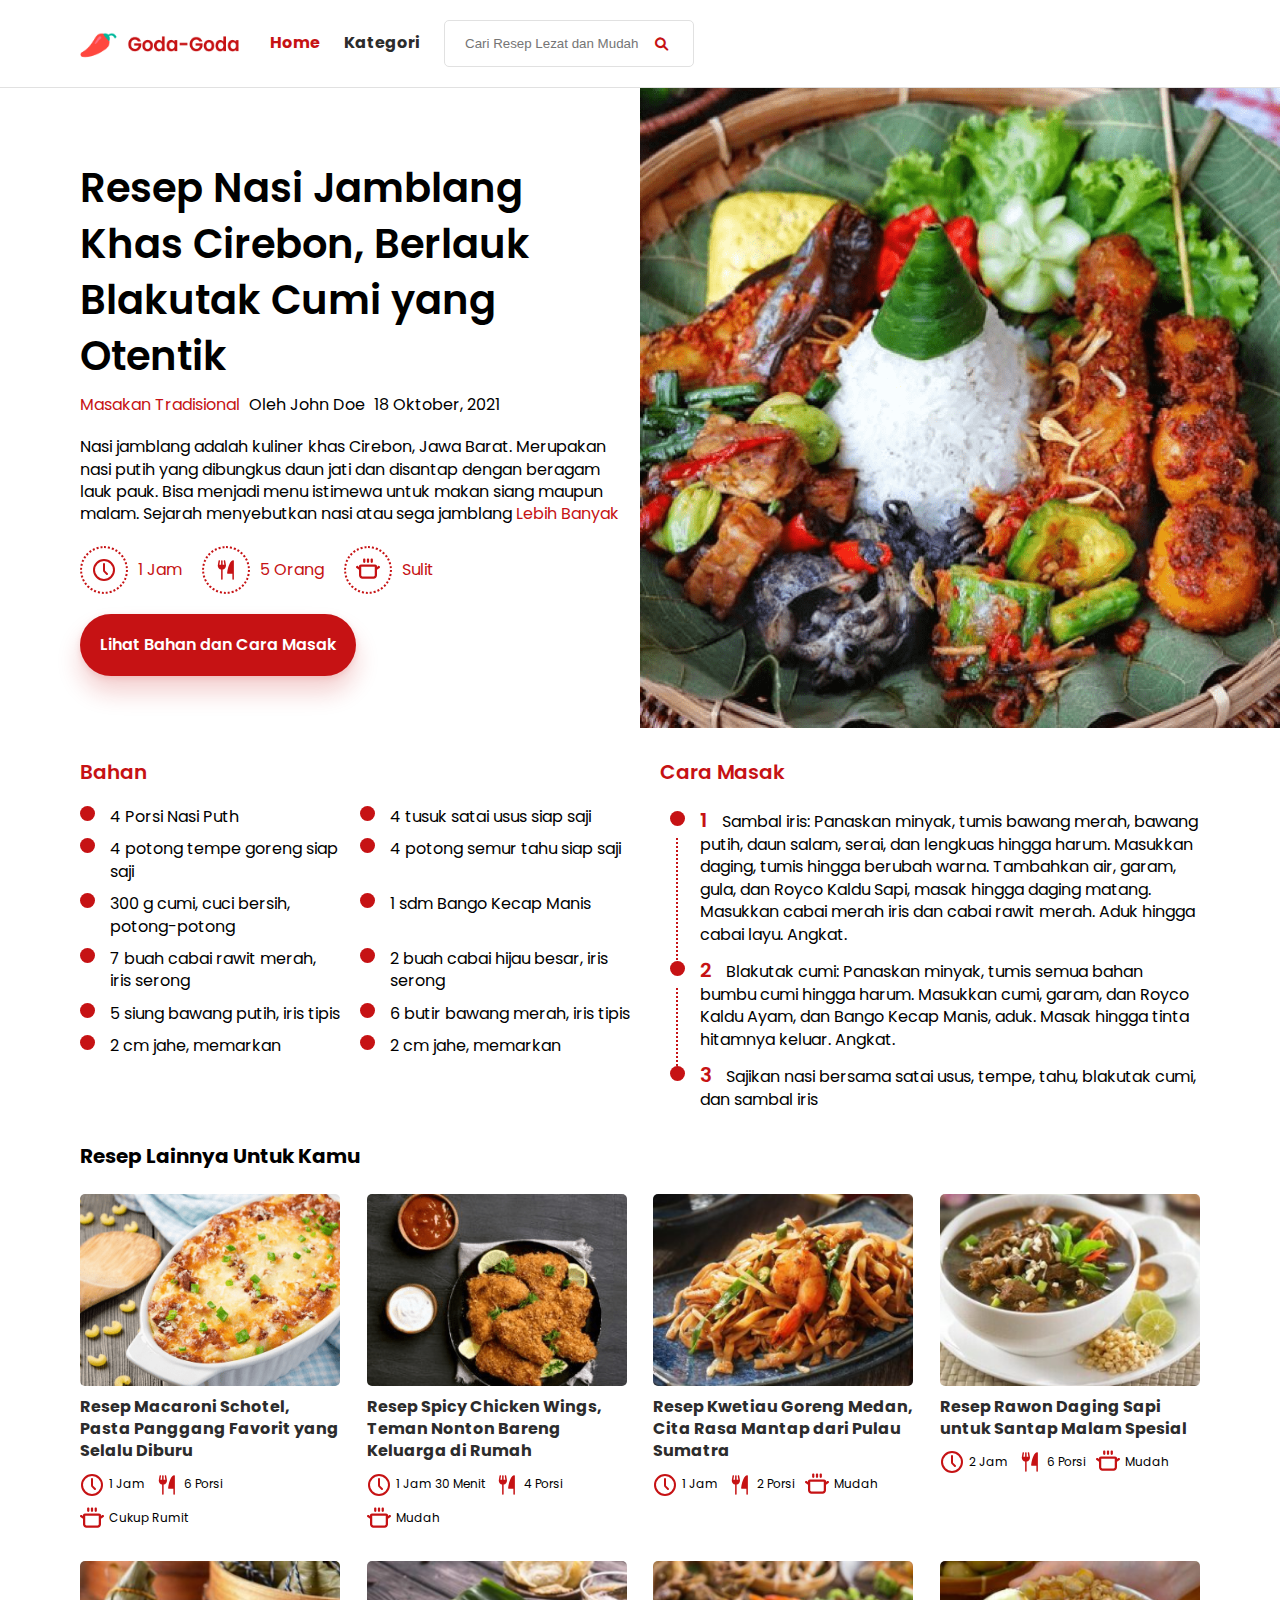
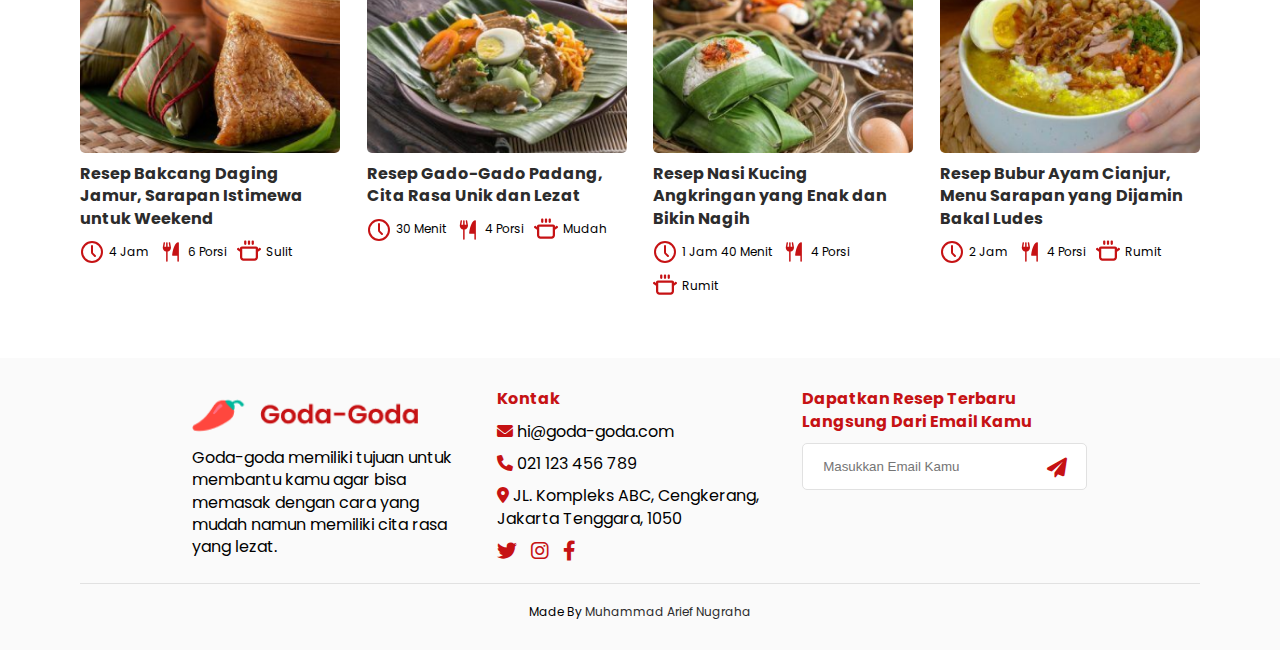
<file: detail.html>
<!DOCTYPE html>
<html lang="id">
  <head>
    <meta charset="UTF-8" />
    <meta http-equiv="X-UA-Compatible" content="IE=edge" />
    <meta name="viewport" content="width=device-width, initial-scale=1.0" />
    <title>
      Resep Nasi Jamblang Khas Cirebon, Berlauk Blakutak Cumi yang Otentik
    </title>
    <link
      rel="stylesheet"
      href="https://cdnjs.cloudflare.com/ajax/libs/font-awesome/6.0.0-beta2/css/all.min.css"
    />
    <link rel="stylesheet" href="./css/style.min.css" />
  </head>
  <body>
    <!-- START NAVBAR -->
    <nav>
      <!-- START LOGO -->
      <a href="index.html" class="logo"></a>
      <!-- END LOGO -->

      <!-- START MENU -->
      <ul class="close">
        <li><a href="index.html" class="active">Home</a></li>
        <li><a href="category.html">Kategori</a></li>
        <li>
          <form action="">
            <input
              type="text"
              placeholder="Cari Resep Lezat dan Mudah"
              required
            />
            <button type="submit"><i class="fas fa-search"></i></button>
          </form>
        </li>
      </ul>
      <!-- END MENU -->

      <!-- START TOGGLE MENU MOBILE -->
      <button type="button" id="open-menu">
        <i class="fas fa-bars fa-lg"></i>
      </button>
      <!-- END TOGGLE MENU MOBILE -->
    </nav>
    <!-- END NAVBAR -->
    <!-- START OVERVIEW RECIPE -->
    <section id="overview">
      <div class="caption">
        <h1>
          Resep Nasi Jamblang Khas Cirebon, Berlauk Blakutak Cumi yang Otentik
        </h1>
        <div class="info">
          <a href="category.html">Masakan Tradisional</a>
          <span>Oleh John Doe</span>
          <span>18 Oktober, 2021</span>
        </div>
        <p>
          Nasi jamblang adalah kuliner khas Cirebon, Jawa Barat. Merupakan nasi
          putih yang dibungkus daun jati dan disantap dengan beragam lauk pauk.
          Bisa menjadi menu istimewa untuk makan siang maupun malam. Sejarah
          menyebutkan nasi atau sega jamblang
          <span id="more" class="hide"
            >adalah makanan yang diperuntukkan bagi para pekerja paksa proyek
            pembangunan jalan dari Anyer ke Panarukan pada zaman kolonial
            Belanda yang melintasi kabupaten Cirebon. Ada beragam lauk yang
            disajikan untuk mendampingi nasi, mulai dari telur dadar, telur
            balado, semur ikan, semur hati, sayur tahu, ikan asing goreng,
            blakutak cumi, dan makanan khas Jawa Barat lainnya.
            <br />
            <br />
            Kali ini, aku akan bagi resep blakutak cumi yang gurih menggugah
            selera. Dari segi penampilan, lauk itu kurang sedap dipandang.
            Pasalnya berwarna hitam butek yang berasal dari tinta cumi. Namun,
            di sini lah rahasia kenikmatannya. Tinta cumi membuat hidangan ini
            gurih. Untuk meminimalisir aroma amis, tambahkan jahe, lengkuas,
            daun salam, dan daun jeruk saat memasaknya.
            <br />
            <br />
            Daripada penasaran, langsung kita praktik di rumah, yuk. Selain ini,
            ada kuliner lain dari kota udang yang patut kamu coba seperti resep
            empal gentong dan resep mie koclok. Jangan lupa juga untuk follow,
            like, dan jika ada pertanyaan atau ingin request resep, kamu bisa
            langsung bertanya di kolom komentar akun Instagram Masak Apa Hari
            Ini.
          </span>
          <button id="load-more">Lebih Banyak</button>
        </p>
        <div class="skill">
          <div>
            <span class="icon"
              ><img src="images/icons/clock.svg" alt="Duration Icon"
            /></span>
            1 Jam
          </div>
          <div>
            <span class="icon"
              ><img src="images/icons/portion.svg" alt="Portion Icon"
            /></span>
            5 Orang
          </div>
          <div>
            <span class="icon"
              ><img src="images/icons/difficulty.svg" alt="difficulty Icon"
            /></span>
            Sulit
          </div>
        </div>

        <a href="#ingredient-how-to-make" class="see-recipe"
          >Lihat Bahan dan Cara Masak</a
        >
      </div>

      <figure>
        <img src="images/food/detail.png" alt="" />
      </figure>
    </section>
    <!-- END OVERVIEW RECIPE-->

    <!-- START INGREDIENTS AND HOW TO MAKE -->
    <section id="ingredient-how-to-make">
      <div class="ingredient">
        <p class="title">Bahan</p>
        <div class="list-item">
          <p>4 Porsi Nasi Puth</p>
          <p>4 tusuk satai usus siap saji</p>
          <p>4 potong tempe goreng siap saji</p>
          <p>4 potong semur tahu siap saji</p>
          <p>300 g cumi, cuci bersih, potong-potong</p>
          <p>1 sdm Bango Kecap Manis</p>
          <p>7 buah cabai rawit merah, iris serong</p>
          <p>2 buah cabai hijau besar, iris serong</p>
          <p>5 siung bawang putih, iris tipis</p>
          <p>6 butir bawang merah, iris tipis</p>
          <p>2 cm jahe, memarkan</p>
          <p>2 cm jahe, memarkan</p>
        </div>
      </div>

      <div class="how-to-make">
        <p class="title">Cara Masak</p>
        <div class="list-item">
          <p>
            <span>1</span> Sambal iris: Panaskan minyak, tumis bawang merah,
            bawang putih, daun salam, serai, dan lengkuas hingga harum. Masukkan
            daging, tumis hingga berubah warna. Tambahkan air, garam, gula, dan
            Royco Kaldu Sapi, masak hingga daging matang. Masukkan cabai merah
            iris dan cabai rawit merah. Aduk hingga cabai layu. Angkat.
          </p>

          <p>
            <span>2</span> Blakutak cumi: Panaskan minyak, tumis semua bahan
            bumbu cumi hingga harum. Masukkan cumi, garam, dan Royco Kaldu Ayam,
            dan Bango Kecap Manis, aduk. Masak hingga tinta hitamnya keluar.
            Angkat.
          </p>

          <p>
            <span>3</span> Sajikan nasi bersama satai usus, tempe, tahu,
            blakutak cumi, dan sambal iris
          </p>
        </div>
      </div>
    </section>
    <!-- END INGREDIENTS AND HOW TO MAKE -->

    <!-- START OTHER RECIPES FOR YOU-->
    <section id="other-recipes">
      <p class="title">Resep Lainnya Untuk Kamu</p>
      <div class="list-item">
        <div class="card">
          <figure>
            <a href="detail.html">
              <img src="images/food/related-1.png" alt="" />
            </a>
          </figure>
          <div class="card-desc">
            <h2>
              <a
                href="detail.html"
                title="Resep Macaroni Schotel, Pasta Panggang Favorit yang Selalu Diburu"
                >Resep Macaroni Schotel, Pasta Panggang Favorit yang Selalu
                Diburu</a
              >
            </h2>
            <div class="card-info">
              <p><img src="images/icons/clock.svg" alt="Time Icon" /> 1 Jam</p>
              <p><img src="images/icons/portion.svg" alt="Portion Icon" /> 6 Porsi</p>
              <p>
                <img src="images/icons/difficulty.svg" alt="Difficulty Icon" /> Cukup Rumit
              </p>
            </div>
          </div>
        </div>

        <div class="card">
          <figure>
            <a href="detail.html">
              <img src="images/food/related-2.png" alt="" />
            </a>
          </figure>
          <div class="card-desc">
            <h2>
              <a
                href="detail.html"
                title="Resep Spicy Chicken Wings, Teman Nonton Bareng Keluarga di Rumah"
                >Resep Spicy Chicken Wings, Teman Nonton Bareng Keluarga di
                Rumah</a
              >
            </h2>
            <div class="card-info">
              <p><img src="images/icons/clock.svg" alt="Time Icon" /> 1 Jam 30 Menit</p>
              <p><img src="images/icons/portion.svg" alt="Portion Icon" /> 4 Porsi</p>
              <p><img src="images/icons/difficulty.svg" alt="Difficulty Icon" /> Mudah</p>
            </div>
          </div>
        </div>

        <div class="card">
          <figure>
            <a href="detail.html">
              <img src="images/food/related-3.png" alt="" />
            </a>
          </figure>
          <div class="card-desc">
            <h2>
              <a
                href="detail.html"
                title="Resep Kwetiau Goreng Medan, Cita Rasa Mantap dari Pulau Sumatra"
                >Resep Kwetiau Goreng Medan, Cita Rasa Mantap dari Pulau
                Sumatra</a
              >
            </h2>
            <div class="card-info">
              <p><img src="images/icons/clock.svg" alt="Time Icon" /> 1 Jam</p>
              <p><img src="images/icons/portion.svg" alt="Portion Icon" /> 2 Porsi</p>
              <p><img src="images/icons/difficulty.svg" alt="Difficulty Icon" /> Mudah</p>
            </div>
          </div>
        </div>

        <div class="card">
          <figure>
            <a href="detail.html">
              <img src="images/food/related-4.png" alt="" />
            </a>
          </figure>
          <div class="card-desc">
            <h2>
              <a
                href="detail.html"
                title="Resep Rawon Daging Sapi untuk Santap Malam Spesial"
                >Resep Rawon Daging Sapi untuk Santap Malam Spesial</a
              >
            </h2>
            <div class="card-info">
              <p><img src="images/icons/clock.svg" alt="Time Icon" /> 2 Jam</p>
              <p><img src="images/icons/portion.svg" alt="Portion Icon" /> 6 Porsi</p>
              <p><img src="images/icons/difficulty.svg" alt="Difficulty Icon" /> Mudah</p>
            </div>
          </div>
        </div>

        <div class="card">
          <figure>
            <a href="detail.html">
              <img src="images/food/related-5.png" alt="" />
            </a>
          </figure>
          <div class="card-desc">
            <h2>
              <a
                href="detail.html"
                title="Resep Bakcang Daging Jamur, Sarapan Istimewa untuk Weekend"
                >Resep Bakcang Daging Jamur, Sarapan Istimewa untuk Weekend</a
              >
            </h2>
            <div class="card-info">
              <p><img src="images/icons/clock.svg" alt="Time Icon" /> 4 Jam</p>
              <p><img src="images/icons/portion.svg" alt="Portion Icon" /> 6 Porsi</p>
              <p><img src="images/icons/difficulty.svg" alt="Difficulty Icon" /> Sulit</p>
            </div>
          </div>
        </div>

        <div class="card">
          <figure>
            <a href="detail.html">
              <img src="images/food/related-6.png" alt="" />
            </a>
          </figure>
          <div class="card-desc">
            <h2>
              <a
                href="detail.html"
                title="Resep Gado-Gado Padang, Cita Rasa Unik dan Lezat"
                >Resep Gado-Gado Padang, Cita Rasa Unik dan Lezat</a
              >
            </h2>
            <div class="card-info">
              <p><img src="images/icons/clock.svg" alt="Time Icon" /> 30 Menit</p>
              <p><img src="images/icons/portion.svg" alt="Portion Icon" /> 4 Porsi</p>
              <p><img src="images/icons/difficulty.svg" alt="Difficulty Icon" /> Mudah</p>
            </div>
          </div>
        </div>

        <div class="card">
          <figure>
            <a href="detail.html">
              <img src="images/food/related-7.png" alt="" />
            </a>
          </figure>
          <div class="card-desc">
            <h2>
              <a
                href="detail.html"
                title="Resep Nasi Kucing Angkringan yang Enak dan Bikin Nagih"
                >Resep Nasi Kucing Angkringan yang Enak dan Bikin Nagih</a
              >
            </h2>
            <div class="card-info">
              <p><img src="images/icons/clock.svg" alt="Time Icon" /> 1 Jam 40 Menit</p>
              <p><img src="images/icons/portion.svg" alt="Portion Icon" /> 4 Porsi</p>
              <p><img src="images/icons/difficulty.svg" alt="Difficulty Icon" /> Rumit</p>
            </div>
          </div>
        </div>

        <div class="card">
          <figure>
            <a href="detail.html">
              <img src="images/food/related-8.png" alt="" />
            </a>
          </figure>
          <div class="card-desc">
            <h2>
              <a
                href="detail.html"
                title="Resep Bubur Ayam Cianjur, Menu Sarapan yang Dijamin Bakal Ludes"
                >Resep Bubur Ayam Cianjur, Menu Sarapan yang Dijamin Bakal Ludes</a
              >
            </h2>
            <div class="card-info">
              <p><img src="images/icons/clock.svg" alt="Time Icon" /> 2 Jam</p>
              <p><img src="images/icons/portion.svg" alt="Portion Icon" /> 4 Porsi</p>
              <p><img src="images/icons/difficulty.svg" alt="Difficulty Icon" /> Rumit</p>
            </div>
          </div>
        </div>
      </div>
    </section>
    <!-- END OTHER RECIPES FOR YOU-->
    <!-- START FOOTER -->
    <footer>
      <div class="content">
          <div class="company">
              <img src="images/logo.png" alt="Logo">
              <p>Goda-goda memiliki tujuan untuk membantu kamu agar bisa memasak dengan cara yang mudah namun memiliki cita rasa yang lezat.</p>
          </div>
          <div class="contact">
              <p class="title">Kontak</p>
              <p><i class="fas fa-envelope"></i> hi@goda-goda.com</p>
              <p><i class="fas fa-phone"></i> 021 123 456 789</p>
              <p><i class="fas fa-map-marker-alt"></i> JL. Kompleks ABC, Cengkerang, Jakarta Tenggara, 1050</p>
              <a href="#"><i class="fab fa-twitter fa-lg"></i></a>
              <a href="#"><i class="fab fa-instagram fa-lg"></i></a>
              <a href="#"><i class="fab fa-facebook-f fa-lg"></i></a>
          </div>
          <div class="newsletter">
              <p class="title">Dapatkan Resep Terbaru Langsung Dari Email Kamu</p>
              <form action="">
                  <input type="email" placeholder="Masukkan Email Kamu" required>
                  <button type="submit"><i class="fas fa-paper-plane"></i> <span>Kirimi Saya Resep Terbaru</span></button>
              </form>
          </div>
      </div>

      <div class="copyright">
          <p>Made By <a href="https://www.instagram.com/dvkentury">Muhammad Arief Nugraha</a></p>
      </div>
  </footer>
  <!-- END FOOTER -->
    <script src="js/main.js"></script>
  </body>
</html>
</file>
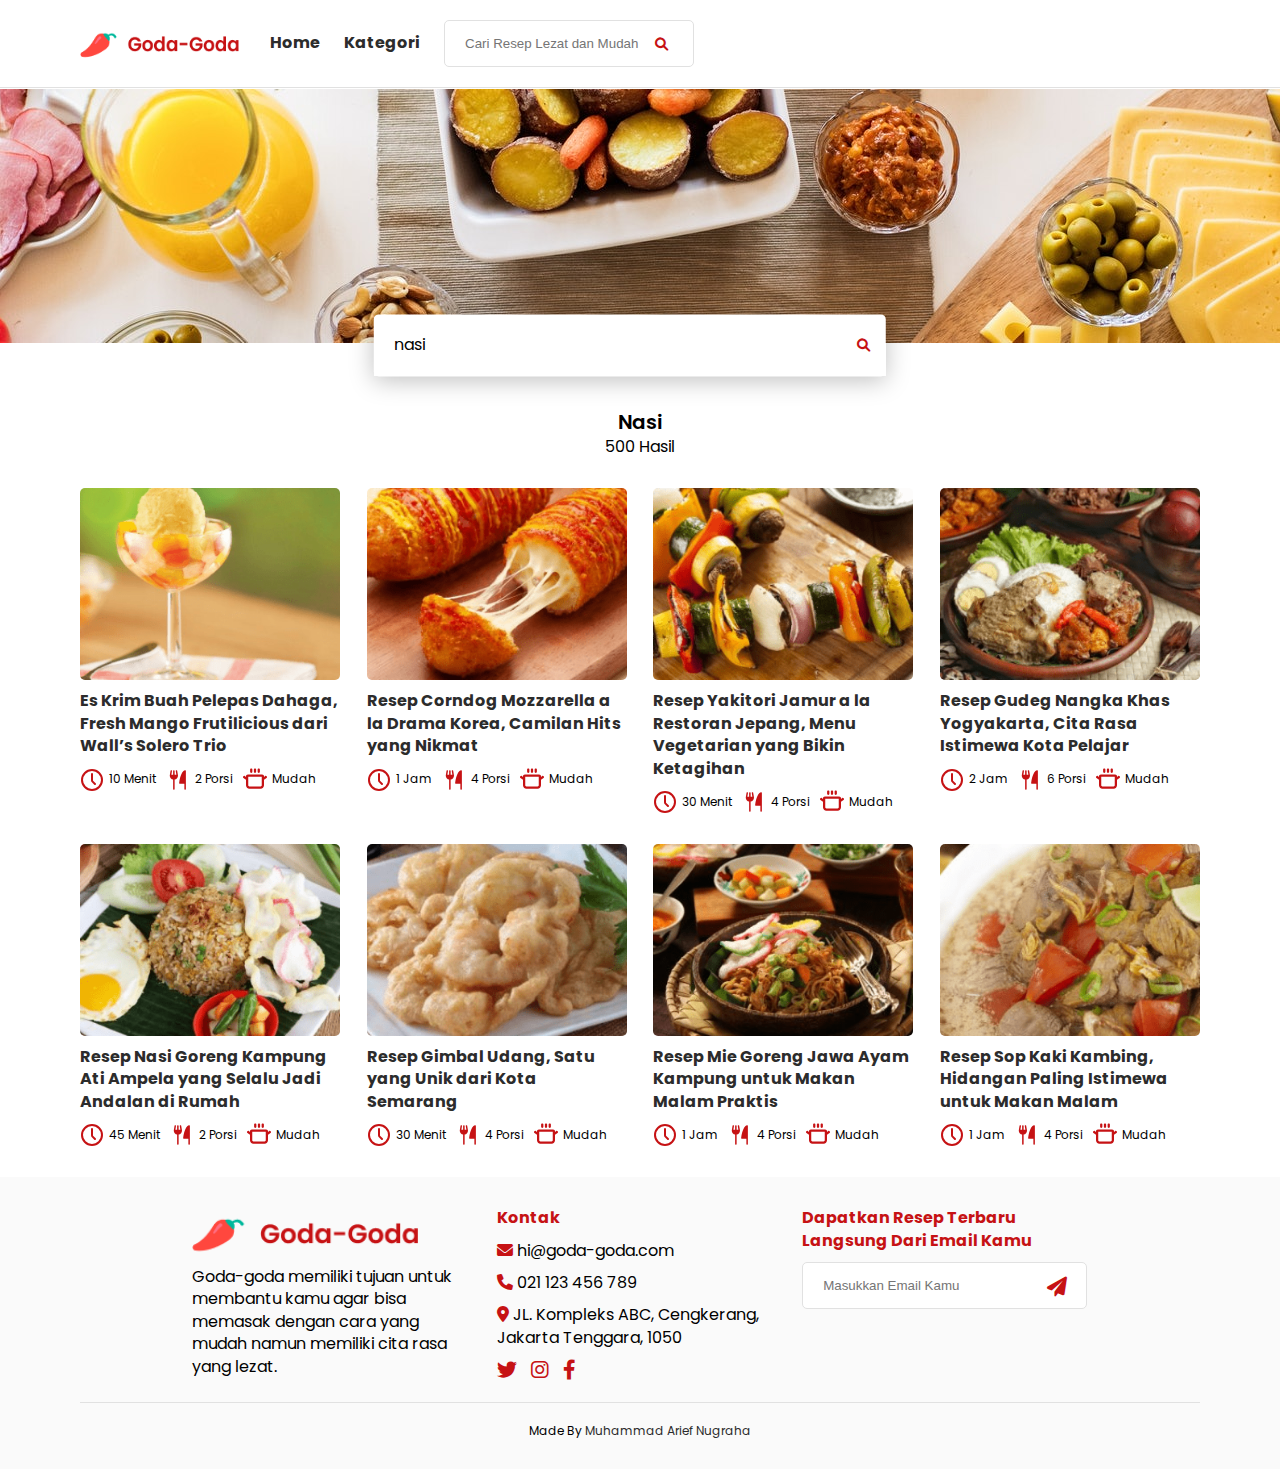
<file: search.html>
<!DOCTYPE html>
<html lang="id">
  <head>
    <meta charset="UTF-8" />
    <meta http-equiv="X-UA-Compatible" content="IE=edge" />
    <meta name="viewport" content="width=device-width, initial-scale=1.0" />
    <title>Hasil Pencarian Nasi</title>
    <link
      rel="stylesheet"
      href="https://cdnjs.cloudflare.com/ajax/libs/font-awesome/6.0.0-beta2/css/all.min.css"
    />
    <link rel="stylesheet" href="css/style.min.css" />
  </head>
  <body>
    <!-- START NAVBAR -->
    <nav>
      <!-- START LOGO -->
      <a href="index.html" class="logo"></a>
      <!-- END LOGO -->

      <!-- START MENU -->
      <ul class="close">
        <li><a href="index.html">Home</a></li>
        <li><a href="category.html">Kategori</a></li>
        <li>
          <form action="">
            <input
              type="text"
              placeholder="Cari Resep Lezat dan Mudah"
              required
            />
            <button type="submit"><i class="fas fa-search"></i></button>
          </form>
        </li>
      </ul>
      <!-- END MENU -->

      <!-- START TOGGLE MENU MOBILE -->
      <button type="button" id="open-menu">
        <i class="fas fa-bars fa-lg"></i>
      </button>
      <!-- END TOGGLE MENU MOBILE -->
    </nav>
    <!-- END NAVBAR -->
    <!-- START SEARCH BANNER -->
    <section id="search-banner">
      <div>
        <form action="">
          <input type="text" value="nasi" required />
          <button type="submit"><i class="fas fa-search"></i></button>
        </form>
      </div>
    </section>
    <!-- END SEARCH BANNER -->

    <!-- START SEARCH TITLE -->
    <section id="search-title">
      <h1>Nasi</h1>
      <p>500 Hasil</p>
    </section>
    <!-- END SEARCH TITLE-->

    <!-- START SEARCH RESULT -->
    <section id="search-result">
      <div class="list-item">
        <div class="card">
          <figure>
            <a href="detail.html">
              <img src="images/food/food-1.png" alt="" />
            </a>
          </figure>
          <div class="card-desc">
            <h2>
              <a
                href="detail.html"
                title="Es Krim Buah Pelepas Dahaga, Fresh Mango Frutilicious dari Wall’s Solero Trio"
                >Es Krim Buah Pelepas Dahaga, Fresh Mango Frutilicious dari
                Wall’s Solero Trio</a
              >
            </h2>
            <div class="card-info">
              <p>
                <img src="images/icons/clock.svg" alt="Time Icon" /> 10 Menit
              </p>
              <p>
                <img src="images/icons/portion.svg" alt="Portion Icon" /> 2
                Porsi
              </p>
              <p>
                <img src="images/icons/difficulty.svg" alt="Difficulty Icon" />
                Mudah
              </p>
            </div>
          </div>
        </div>

        <div class="card">
          <figure>
            <a href="detail.html">
              <img src="images/food/food-2.png" alt="" />
            </a>
          </figure>
          <div class="card-desc">
            <h2>
              <a
                href="detail.html"
                title="Resep Corndog Mozzarella a la Drama Korea, Camilan Hits yang Nikmat"
                >Resep Corndog Mozzarella a la Drama Korea, Camilan Hits yang
                Nikmat</a
              >
            </h2>
            <div class="card-info">
              <p><img src="images/icons/clock.svg" alt="Time Icon" /> 1 Jam</p>
              <p>
                <img src="images/icons/portion.svg" alt="Portion Icon" /> 4
                Porsi
              </p>
              <p>
                <img src="images/icons/difficulty.svg" alt="Difficulty Icon" />
                Mudah
              </p>
            </div>
          </div>
        </div>

        <div class="card">
          <figure>
            <a href="detail.html">
              <img src="images/food/food-3.png" alt="" />
            </a>
          </figure>
          <div class="card-desc">
            <h2>
              <a
                href="detail.html"
                title="Resep Yakitori Jamur a la Restoran Jepang, Menu Vegetarian yang Bikin Ketagihan"
                >Resep Yakitori Jamur a la Restoran Jepang, Menu Vegetarian yang
                Bikin Ketagihan</a
              >
            </h2>
            <div class="card-info">
              <p>
                <img src="images/icons/clock.svg" alt="Time Icon" /> 30 Menit
              </p>
              <p>
                <img src="images/icons/portion.svg" alt="Portion Icon" /> 4
                Porsi
              </p>
              <p>
                <img src="images/icons/difficulty.svg" alt="Difficulty Icon" />
                Mudah
              </p>
            </div>
          </div>
        </div>

        <div class="card">
          <figure>
            <a href="detail.html">
              <img src="images/food/food-4.png" alt="" />
            </a>
          </figure>
          <div class="card-desc">
            <h2>
              <a
                href="detail.html"
                title="Resep Gudeg Nangka Khas Yogyakarta, Cita Rasa Istimewa Kota Pelajar"
                >Resep Gudeg Nangka Khas Yogyakarta, Cita Rasa Istimewa Kota
                Pelajar</a
              >
            </h2>
            <div class="card-info">
              <p><img src="images/icons/clock.svg" alt="Time Icon" /> 2 Jam</p>
              <p>
                <img src="images/icons/portion.svg" alt="Portion Icon" /> 6
                Porsi
              </p>
              <p>
                <img src="images/icons/difficulty.svg" alt="Difficulty Icon" />
                Mudah
              </p>
            </div>
          </div>
        </div>

        <div class="card">
          <figure>
            <a href="detail.html">
              <img src="images/food/food-5.png" alt="" />
            </a>
          </figure>
          <div class="card-desc">
            <h2>
              <a
                href="detail.html"
                title="Resep Nasi Goreng Kampung Ati Ampela yang Selalu Jadi Andalan di Rumah"
                >Resep Nasi Goreng Kampung Ati Ampela yang Selalu Jadi Andalan
                di Rumah</a
              >
            </h2>
            <div class="card-info">
              <p>
                <img src="images/icons/clock.svg" alt="Time Icon" /> 45 Menit
              </p>
              <p>
                <img src="images/icons/portion.svg" alt="Portion Icon" /> 2
                Porsi
              </p>
              <p>
                <img src="images/icons/difficulty.svg" alt="Difficulty Icon" />
                Mudah
              </p>
            </div>
          </div>
        </div>

        <div class="card">
          <figure>
            <a href="detail.html">
              <img src="images/food/food-6.png" alt="" />
            </a>
          </figure>
          <div class="card-desc">
            <h2>
              <a
                href="detail.html"
                title="Resep Gimbal Udang, Satu yang Unik dari Kota Semarang"
                >Resep Gimbal Udang, Satu yang Unik dari Kota Semarang</a
              >
            </h2>
            <div class="card-info">
              <p>
                <img src="images/icons/clock.svg" alt="Time Icon" /> 30 Menit
              </p>
              <p>
                <img src="images/icons/portion.svg" alt="Portion Icon" /> 4
                Porsi
              </p>
              <p>
                <img src="images/icons/difficulty.svg" alt="Difficulty Icon" />
                Mudah
              </p>
            </div>
          </div>
        </div>

        <div class="card">
          <figure>
            <a href="detail.html">
              <img src="images/food/food-7.png" alt="" />
            </a>
          </figure>
          <div class="card-desc">
            <h2>
              <a
                href="detail.html"
                title="Resep Mie Goreng Jawa Ayam Kampung untuk Makan Malam Praktis"
                >Resep Mie Goreng Jawa Ayam Kampung untuk Makan Malam Praktis</a
              >
            </h2>
            <div class="card-info">
              <p><img src="images/icons/clock.svg" alt="Time Icon" /> 1 Jam</p>
              <p>
                <img src="images/icons/portion.svg" alt="Portion Icon" /> 4
                Porsi
              </p>
              <p>
                <img src="images/icons/difficulty.svg" alt="Difficulty Icon" />
                Mudah
              </p>
            </div>
          </div>
        </div>

        <div class="card">
          <figure>
            <a href="detail.html">
              <img src="images/food/food-8.png" alt="" />
            </a>
          </figure>
          <div class="card-desc">
            <h2>
              <a
                href="detail.html"
                title="Resep Sop Kaki Kambing, Hidangan Paling Istimewa untuk Makan Malam"
                >Resep Sop Kaki Kambing, Hidangan Paling Istimewa untuk Makan
                Malam</a
              >
            </h2>
            <div class="card-info">
              <p><img src="images/icons/clock.svg" alt="Time Icon" /> 1 Jam</p>
              <p>
                <img src="images/icons/portion.svg" alt="Portion Icon" /> 4
                Porsi
              </p>
              <p>
                <img src="images/icons/difficulty.svg" alt="Difficulty Icon" />
                Mudah
              </p>
            </div>
          </div>
        </div>
      </div>
    </section>
    <!-- END SEARCH RESULT -->
    <!-- START FOOTER -->
    <footer>
      <div class="content">
        <div class="company">
          <img src="images/logo.png" alt="Logo" />
          <p>
            Goda-goda memiliki tujuan untuk membantu kamu agar bisa memasak
            dengan cara yang mudah namun memiliki cita rasa yang lezat.
          </p>
        </div>
        <div class="contact">
          <p class="title">Kontak</p>
          <p><i class="fas fa-envelope"></i> hi@goda-goda.com</p>
          <p><i class="fas fa-phone"></i> 021 123 456 789</p>
          <p>
            <i class="fas fa-map-marker-alt"></i> JL. Kompleks ABC, Cengkerang,
            Jakarta Tenggara, 1050
          </p>
          <a href="#"><i class="fab fa-twitter fa-lg"></i></a>
          <a href="#"><i class="fab fa-instagram fa-lg"></i></a>
          <a href="#"><i class="fab fa-facebook-f fa-lg"></i></a>
        </div>
        <div class="newsletter">
          <p class="title">Dapatkan Resep Terbaru Langsung Dari Email Kamu</p>
          <form action="">
            <input type="email" placeholder="Masukkan Email Kamu" required />
            <button type="submit">
              <i class="fas fa-paper-plane"></i>
              <span>Kirimi Saya Resep Terbaru</span>
            </button>
          </form>
        </div>
      </div>

      <div class="copyright">
        <p>
          Made By
          <a href="https://www.instagram.com/dvkentury"
            >Muhammad Arief Nugraha</a
          >
        </p>
      </div>
    </footer>
    <!-- END FOOTER -->
    <script src="js/main.js"></script>
  </body>
</html>
</file>
<file: css/style.min.css>
@import url(https://fonts.googleapis.com/css2?family=Poppins:wght@400;600&display=swap);*{-webkit-box-sizing:border-box;box-sizing:border-box}html{scroll-behavior:smooth}body{font:normal normal normal 1rem/140% Poppins,sans-serif;margin:0}h1,h2,h3,p{margin:0}ul{list-style:none}button{background:0 0;border:none;outline:0}input{padding:.625rem 1.25rem;border:solid 1px #e1e1e1;outline:0;border-radius:5px}a{color:#2c2c2c;text-decoration:none}figure{margin:0;border-radius:5px}figure img{width:100%;height:100%;-o-object-fit:cover;object-fit:cover;border-radius:5px}.card{margin-bottom:1.25rem}.card:last-child{margin-bottom:0}.card figure{height:10rem}.card .card-desc{margin-top:.625rem}.card .card-desc h2{font:normal normal normal 1rem/140% Poppins,sans-serif;font-weight:700;color:#2c2c2c}.card .card-desc .card-info{display:-webkit-box;display:-ms-flexbox;display:flex;-webkit-box-orient:horizontal;-webkit-box-direction:normal;-ms-flex-flow:row wrap;flex-flow:row wrap;-webkit-box-align:center;-ms-flex-align:center;align-items:center;margin-top:.625rem;font:normal normal normal .75rem/140% Poppins,sans-serif}.card .card-desc .card-info p{display:-webkit-box;display:-ms-flexbox;display:flex;-webkit-box-align:center;-ms-flex-align:center;align-items:center;-webkit-box-pack:justify;-ms-flex-pack:justify;justify-content:space-between}.card .card-desc .card-info p:nth-child(2){margin-left:.625rem;margin-right:.625rem}.card .card-desc .card-info p img{display:block;margin-right:.313rem}.card-2 figure{width:100%;height:9.375rem}.card-2 figure img{border-radius:initial}.card-2 .caption{margin-top:.938rem}.card-2 .caption h3 a{color:#fff;font:normal normal normal 1rem/140% Poppins,sans-serif;font-weight:700}.card-2 .caption p{margin-top:.313rem;font:normal normal normal .75rem/140% Poppins,sans-serif}nav{padding-left:1.25rem;padding-right:1.25rem;padding-top:1.25rem;padding-bottom:1.25rem;position:relative;display:-webkit-box;display:-ms-flexbox;display:flex;-webkit-box-align:center;-ms-flex-align:center;align-items:center;-webkit-box-pack:justify;-ms-flex-pack:justify;justify-content:space-between;border-bottom:solid 1px #e1e1e1}nav .logo{width:10rem;height:2rem;display:block;background:url(../images/logo.png) no-repeat;background-size:contain}nav ul{position:fixed;top:3.5rem;bottom:0;right:-31.25rem;-webkit-transition:.5s;transition:.5s;background:#c61214;padding:1.25rem;color:#fff}nav ul li{display:block;margin-bottom:.625rem}nav ul li:last-child{margin-bottom:0}nav ul li a{text-decoration:none;color:#fff}nav ul li button{color:#fff}#hero{min-height:37.5rem;background:url(../images/bg-hero-mobile.png) no-repeat bottom;background-size:contain;padding-top:2rem;padding-left:1.25rem;padding-right:1.25rem}#hero .title{font:normal normal 600 1.25rem/140% Poppins,sans-serif;margin-bottom:.625rem}#hero .title span{color:#c61214}#hero form{background:#fff;border-radius:5px;-webkit-box-shadow:0 24px 32px rgba(0,0,0,.04),0 16px 24px rgba(0,0,0,.04),0 4px 8px rgba(0,0,0,.04),0 0 1px rgba(0,0,0,.04);box-shadow:0 24px 32px rgba(0,0,0,.04),0 16px 24px rgba(0,0,0,.04),0 4px 8px rgba(0,0,0,.04),0 0 1px rgba(0,0,0,.04);margin-top:1.25rem;padding:1.25rem;position:relative}#hero form input{width:100%}#hero form button{width:100%;background:#c61214;color:#fff;padding:.5rem 0;border-radius:5px;margin-top:.5rem}#other-recipes,#search-result,#today,.tab-content{padding-left:1.25rem;padding-right:1.25rem;margin-top:1.875rem}#other-recipes .title,#search-result .title,#today .title,.tab-content .title{font:normal normal 600 1.25rem/140% Poppins,sans-serif;font-weight:700}#other-recipes .list-item,#search-result .list-item,#today .list-item,.tab-content .list-item{display:-webkit-box;display:-ms-flexbox;display:flex;-webkit-box-orient:horizontal;-webkit-box-direction:normal;-ms-flex-flow:row wrap;flex-flow:row wrap;margin-top:1.5rem}#list-categories{padding-left:1.25rem;padding-right:1.25rem;padding-top:1.25rem;padding-bottom:1.25rem;margin-top:1.875rem;background:#c61214;color:#fff;position:relative;overflow:hidden}#list-categories::before{content:"";width:9.375rem;height:9.375rem;background:url(../images/noodle.png) no-repeat;background-size:contain;position:absolute;top:3.125rem;left:-3.125rem}#list-categories::after{content:"";width:12.5rem;height:12.5rem;background:url(../images/nachos.png) no-repeat;background-size:contain;display:block;position:absolute;bottom:0;right:-5rem}#list-categories .title{font:normal normal 600 1.25rem/140% Poppins,sans-serif;font-weight:700;position:relative;z-index:2}#list-categories .list-item{margin-top:1.25rem;display:-webkit-box;display:-ms-flexbox;display:flex;-webkit-box-orient:horizontal;-webkit-box-direction:normal;-ms-flex-flow:row wrap;flex-flow:row wrap;position:relative;z-index:2}#list-categories .list-item .card-2{width:50%;margin-bottom:1.25rem}#overview{display:-webkit-box;display:-ms-flexbox;display:flex;-webkit-box-orient:vertical;-webkit-box-direction:normal;-ms-flex-flow:column wrap;flex-flow:column wrap}#overview figure{-webkit-box-ordinal-group:2;-ms-flex-order:1;order:1}#overview .caption{padding-left:1.25rem;padding-right:1.25rem;-webkit-box-ordinal-group:3;-ms-flex-order:2;order:2;margin-top:1.25rem}#overview .caption h1{font:normal normal 600 1.25rem/140% Poppins,sans-serif}#overview .caption .info{margin-top:.625rem;font:normal normal normal .75rem/140% Poppins,sans-serif}#overview .caption .info a{color:#c61214}#overview .caption .info span{display:inline-block;margin:0 .313rem}#overview .caption .info span:last-child{margin:0}#overview .caption p{margin:1.25rem 0}#overview .caption p #load-more{color:#c61214;font-weight:700;cursor:pointer;font:normal normal normal 1rem/140% Poppins,sans-serif;padding:0}#overview .caption p #more.hide{display:none}#overview .caption p #more.show{display:block}#overview .caption .skill{color:#c61214}#overview .caption .skill>div{display:-webkit-box;display:-ms-flexbox;display:flex;-webkit-box-orient:horizontal;-webkit-box-direction:normal;-ms-flex-flow:row wrap;flex-flow:row wrap;-webkit-box-align:center;-ms-flex-align:center;align-items:center;margin-bottom:1.25rem}#overview .caption .skill .icon{width:3rem;height:3rem;border-radius:50%;border:dotted 2px #c61214;position:relative;margin-right:.625rem}#overview .caption .skill .icon img{position:absolute;top:50%;left:50%;-webkit-transform:translate(-50%,-50%);transform:translate(-50%,-50%)}#overview .caption .see-recipe{display:block;width:100%;border-radius:80px;background:#c61214;-webkit-box-shadow:0 16px 24px rgba(198,18,20,.2),0 2px 6px rgba(198,18,20,.12),0 0 1px rgba(0,0,0,.04);box-shadow:0 16px 24px rgba(198,18,20,.2),0 2px 6px rgba(198,18,20,.12),0 0 1px rgba(0,0,0,.04);color:#fff;font:normal normal normal .75rem/140% Poppins,sans-serif;font-weight:600;text-align:center;padding:.625rem 1.25rem}#ingredient-how-to-make{display:-webkit-box;display:-ms-flexbox;display:flex;-webkit-box-orient:vertical;-webkit-box-direction:normal;-ms-flex-flow:column wrap;flex-flow:column wrap;margin:1.875rem 0;padding:0 1.25rem}#ingredient-how-to-make .ingredient .title{font:normal normal 600 1.25rem/140% Poppins,sans-serif;color:#c61214}#ingredient-how-to-make .ingredient .list-item{display:-webkit-box;display:-ms-flexbox;display:flex;-webkit-box-orient:vertical;-webkit-box-direction:normal;-ms-flex-flow:column wrap;flex-flow:column wrap;margin-top:1.25rem}#ingredient-how-to-make .ingredient .list-item p{position:relative;padding-left:1.875rem;margin-bottom:.625rem}#ingredient-how-to-make .ingredient .list-item p:last-child{margin-bottom:0}#ingredient-how-to-make .ingredient .list-item p::before{content:"";display:block;position:absolute;top:0;left:0;width:.938rem;height:.938rem;background:#c61214;border-radius:50%}#ingredient-how-to-make .how-to-make{margin-top:1.875rem}#ingredient-how-to-make .how-to-make .title{font:normal normal 600 1.25rem/140% Poppins,sans-serif;color:#c61214}#ingredient-how-to-make .how-to-make .list-item{margin-top:1.25rem}#ingredient-how-to-make .how-to-make .list-item p{margin-left:2.5rem;margin-bottom:.625rem;position:relative}#ingredient-how-to-make .how-to-make .list-item p::before{content:"";width:15px;height:15px;border-radius:50%;background:#c61214;display:block;position:absolute;top:.313rem;left:-1.875rem}#ingredient-how-to-make .how-to-make .list-item p::after{content:"";width:2px;height:90%;border-left:dotted 2px #c61214;display:block;position:absolute;left:-1.5rem;top:2rem}#ingredient-how-to-make .how-to-make .list-item p:last-child{margin-bottom:0}#ingredient-how-to-make .how-to-make .list-item p:last-child::after{display:none}#ingredient-how-to-make .how-to-make .list-item p span{font:normal normal 600 1.25rem/140% Poppins,sans-serif;color:#c61214;display:inline-block;margin-right:.625rem}#category-banner{height:30rem;background:url(../images/bg-category-mobile.png) no-repeat;background-size:cover;padding:5rem 1.5rem}#category-banner p{margin-top:1.25rem}#tab-menu{padding-left:1.25rem;padding-right:1.25rem;padding-bottom:1.25rem;margin-top:1.875rem;margin-bottom:1.25rem;white-space:nowrap;overflow-x:auto}#tab-menu button{padding:.625rem 1.25rem;border-radius:100px;color:#c61214;border:solid 1px #c61214;margin:0 .625rem 0 0;cursor:pointer}#tab-menu button.active{background:#c61214;font-weight:600;color:#fff}#tab-menu button:first-child{margin-left:0}#tab-menu button:last-child{margin-right:0}#tab-list{margin-bottom:2.5rem}#tab-list .tab-content{display:none}#tab-list .tab-content.active{display:block}#search-banner{position:relative;background:url(../images/bg-search-mobile.jpg) no-repeat center;height:11.25rem}#search-banner div{position:absolute;bottom:30px;left:0;-webkit-transform:translate(25%,100%);transform:translate(25%,100%)}#search-banner div form{position:relative;-webkit-box-shadow:0 4px 24px rgba(0,0,0,.25);box-shadow:0 4px 24px rgba(0,0,0,.25)}#search-banner div form input{padding:1.25rem;border:none}#search-banner div form button{position:absolute;top:50%;right:10px;-webkit-transform:translateY(-50%);transform:translateY(-50%);color:#c61214}#search-title{padding-left:1.25rem;padding-right:1.25rem;margin-top:4rem;text-align:center}#search-title h1{display:inline-block;font:normal normal 600 1.25rem/140% Poppins,sans-serif}footer{background:#fafafa;padding:1.25rem}footer .content{display:-webkit-box;display:-ms-flexbox;display:flex;-webkit-box-orient:vertical;-webkit-box-direction:normal;-ms-flex-flow:column wrap;flex-flow:column wrap;padding-bottom:1.25rem;border-bottom:solid 1px #e1e1e1}footer .content>div{margin-bottom:1.875rem}footer .content>div:last-child{margin-bottom:0}footer .content .company img{width:80%}footer .content .contact .title{font-weight:700;color:#c61214}footer .content .contact p{margin-bottom:.625rem}footer .content .contact p i{color:#c61214}footer .content .contact a{display:inline-block;margin-right:.625rem;color:#c61214}footer .content .newsletter .title{font-weight:700;color:#c61214}footer .content .newsletter form{position:relative;margin-top:.625rem}footer .content .newsletter form input{width:100%}footer .content .newsletter form button{width:100%;margin-top:.625rem;background:#c61214;color:#fff;border-radius:5px;padding:.625rem 1.25rem;font-weight:700}footer .copyright{margin-top:1.25rem;text-align:center;font:normal normal normal .75rem/140% Poppins,sans-serif}@media screen and (min-width:768px){nav{-webkit-box-pack:start;-ms-flex-pack:start;justify-content:flex-start;padding-left:2.5rem;padding-right:2.5rem}nav .logo{background-size:100% 100%;height:2.5rem}nav ul{position:static;background:0 0;color:#2c2c2c;margin-top:0;margin-bottom:0;margin-left:1.875rem;padding:0}nav ul li{display:inline-block;margin-bottom:0}nav ul li:nth-child(2){margin-left:1.25rem;margin-right:1.25rem}nav ul li a{color:#2c2c2c;font-weight:700}nav ul li a.active{color:#c61214}nav ul li form{position:relative;width:15.625rem}nav ul li form input{width:100%;padding-top:.938rem;padding-bottom:.938rem}nav ul li button{position:absolute;top:50%;-webkit-transform:translateY(-50%);transform:translateY(-50%);color:#c61214;right:1.25rem}nav #open-menu{display:none}#hero{min-height:200px;background:url(../images/bg-hero.png) no-repeat top right;background-size:contain;padding-left:2.5rem;padding-right:2.5rem}#hero div{width:40%}#hero form input{padding-top:1.25rem;padding-bottom:1.25rem}.list-item{-webkit-box-pack:justify;-ms-flex-pack:justify;justify-content:space-between}.card{width:calc((100% / 2) - 1.25rem)}.card:nth-child(odd){width:50%;margin-right:1.25rem}.card figure{height:12rem}#list-categories .list-item .card-2{width:20%}#overview figure{height:25rem}#overview .caption .skill{display:-webkit-box;display:-ms-flexbox;display:flex;-webkit-box-orient:horizontal;-webkit-box-direction:normal;-ms-flex-flow:row wrap;flex-flow:row wrap}#overview .caption .skill div:nth-child(2){margin-left:1.25rem;margin-right:1.25rem}#overview .caption .see-recipe{width:auto;display:inline-block;padding:1.25rem;font:normal normal normal 1rem/140% Poppins,sans-serif;font-weight:600}#ingredient-how-to-make .ingredient .list-item{-webkit-box-orient:horizontal;-webkit-box-direction:normal;-ms-flex-flow:row wrap;flex-flow:row wrap}#ingredient-how-to-make .ingredient .list-item p{width:50%}#ingredient-how-to-make .ingredient .list-item p:nth-child(odd){width:calc(50% - 1.25rem);margin-right:1.25rem}#other-recipes{margin-bottom:1.875rem}#category-banner{height:30rem;padding:5rem 2.5rem;background-position:50%;background-size:cover}#search-banner{background:url(../images/bg-search.png) no-repeat center;height:16rem}#search-banner div{width:25rem;-webkit-transform:translate(45%,100%);transform:translate(45%,100%)}#search-banner div form input{width:100%}footer .content{-webkit-box-orient:horizontal;-webkit-box-direction:normal;-ms-flex-flow:row wrap;flex-flow:row wrap}footer .content>div{width:calc((100% / 3) - .85rem);margin-bottom:0}footer .content .contact{margin-left:1.25rem;margin-right:1.25rem}footer .content .contact p{margin-bottom:1.25rem}}@media screen and (min-width:992px){nav{padding-left:5rem;padding-right:5rem}#hero{min-height:37.5rem;padding-left:5rem;padding-right:5rem}#hero div{position:relative;top:3.5rem}#hero .title{font:normal normal 600 2.5rem/140% Poppins,sans-serif}#hero form button{width:1.875rem;height:1.875rem;border-radius:50%;position:absolute;top:40%;right:3rem;-webkit-transform:translateY(-50%);transform:translateY(-50%)}#other-recipes,#search-result,#today,.tab-content{padding-left:5rem;padding-right:5rem}#other-recipes .card,#search-result .card,#today .card,.tab-content .card{width:calc((100% / 4) - 1.25rem);margin-right:1.25rem}#other-recipes .card:nth-child(4n+4),#search-result .card:nth-child(4n+4),#today .card:nth-child(4n+4),.tab-content .card:nth-child(4n+4){margin-right:0}#list-categories{padding-top:1.875rem;padding-bottom:1.875rem;padding-left:12rem;padding-right:12rem}#list-categories::before{width:15.625rem;height:15.625rem;left:-7.5rem}#list-categories::after{width:15.625rem;height:15.625rem}#list-categories .title{text-align:center}#list-categories .list-item{margin-top:1.875rem}#list-categories .list-item figure{height:15rem}#overview{-webkit-box-orient:horizontal;-webkit-box-direction:normal;-ms-flex-flow:row wrap;flex-flow:row wrap}#overview .caption{-webkit-box-ordinal-group:2;-ms-flex-order:1;order:1;width:50%;-ms-flex-item-align:center;-ms-grid-row-align:center;align-self:center;padding-left:5rem}#overview .caption h1{font:normal normal 600 2.5rem/140% Poppins,sans-serif}#overview .caption .info{font:normal normal normal 1rem/140% Poppins,sans-serif}#overview figure{width:50%;height:40rem;border-radius:initial}#overview figure img{border-radius:initial}#overview .see-recipe{padding:.625rem 1.25rem}#ingredient-how-to-make{padding-left:5rem;padding-right:5rem;-webkit-box-orient:horizontal;-webkit-box-direction:normal;-ms-flex-flow:row wrap;flex-flow:row wrap}#ingredient-how-to-make .ingredient{width:50%}#ingredient-how-to-make .how-to-make{width:calc(50% - 1.25rem);margin-left:1.25rem;margin-top:0}#other-recipes{margin-bottom:1.875rem}#category-banner{position:relative;background:url(../images/bg-category.png) no-repeat;background-size:cover}#category-banner div{position:absolute;top:50%;right:6rem;-webkit-transform:translateY(-70%);transform:translateY(-70%);width:30%}#category-banner div h1{font:normal normal 600 2.5rem/140% Poppins,sans-serif}#tab-menu{white-space:normal;overflow-x:hidden;padding-left:5rem;padding-right:5rem;padding-bottom:0}#tab-menu button{padding:.625rem}#search-banner{background:url(../images/bg-search.png) no-repeat center;height:16rem}#search-banner div{width:40%;-webkit-transform:translate(73%,100%);transform:translate(73%,100%)}#search-banner div form input{width:100%;font:normal normal normal 1rem/140% Poppins,sans-serif}footer{padding-top:1.875rem;padding-bottom:1.875rem;padding-left:5rem;padding-right:5rem}footer .content{padding-left:7rem;padding-right:7rem}footer .content .contact p{margin-bottom:.625rem}footer .content .newsletter form input{padding-top:.938rem;padding-bottom:.938rem}footer .content .newsletter form button{width:auto;background:0 0;cursor:pointer;position:absolute;top:-5px;right:0;color:#c61214}footer .content .newsletter form button span{display:none}footer .content .newsletter form button i{font-size:20px}}@media screen and (min-width:992px) and (max-width:1300px){#list-categories .list-item figure{height:10rem}#category-banner{background-position-x:50%}#tab-menu button{margin-bottom:1.25rem;padding:.625rem}.card .card-desc .card-info p{margin-bottom:.625rem}}@media screen and (min-width:1700px){#hero{background-size:100%;height:55rem}#hero div{top:12rem}.card figure{height:15rem}#list-categories::after,#list-categories::before{width:18.75rem;height:18.75rem}#list-categories::after{right:-6.25rem}#list-categories .list-item figure{height:17.5rem}#overview .caption{width:45%}#overview figure{width:55%}#category-banner div{right:20rem}#tab-menu{display:-webkit-box;display:-ms-flexbox;display:flex;-webkit-box-orient:horizontal;-webkit-box-direction:normal;-ms-flex-flow:row wrap;flex-flow:row wrap}#tab-menu button{-webkit-box-flex:1;-ms-flex-positive:1;flex-grow:1}footer .content{-webkit-box-align:center;-ms-flex-align:center;align-items:center}footer .content .company img{width:50%}footer .copyright{font:normal normal normal 1rem/140% Poppins,sans-serif}}
</file>
